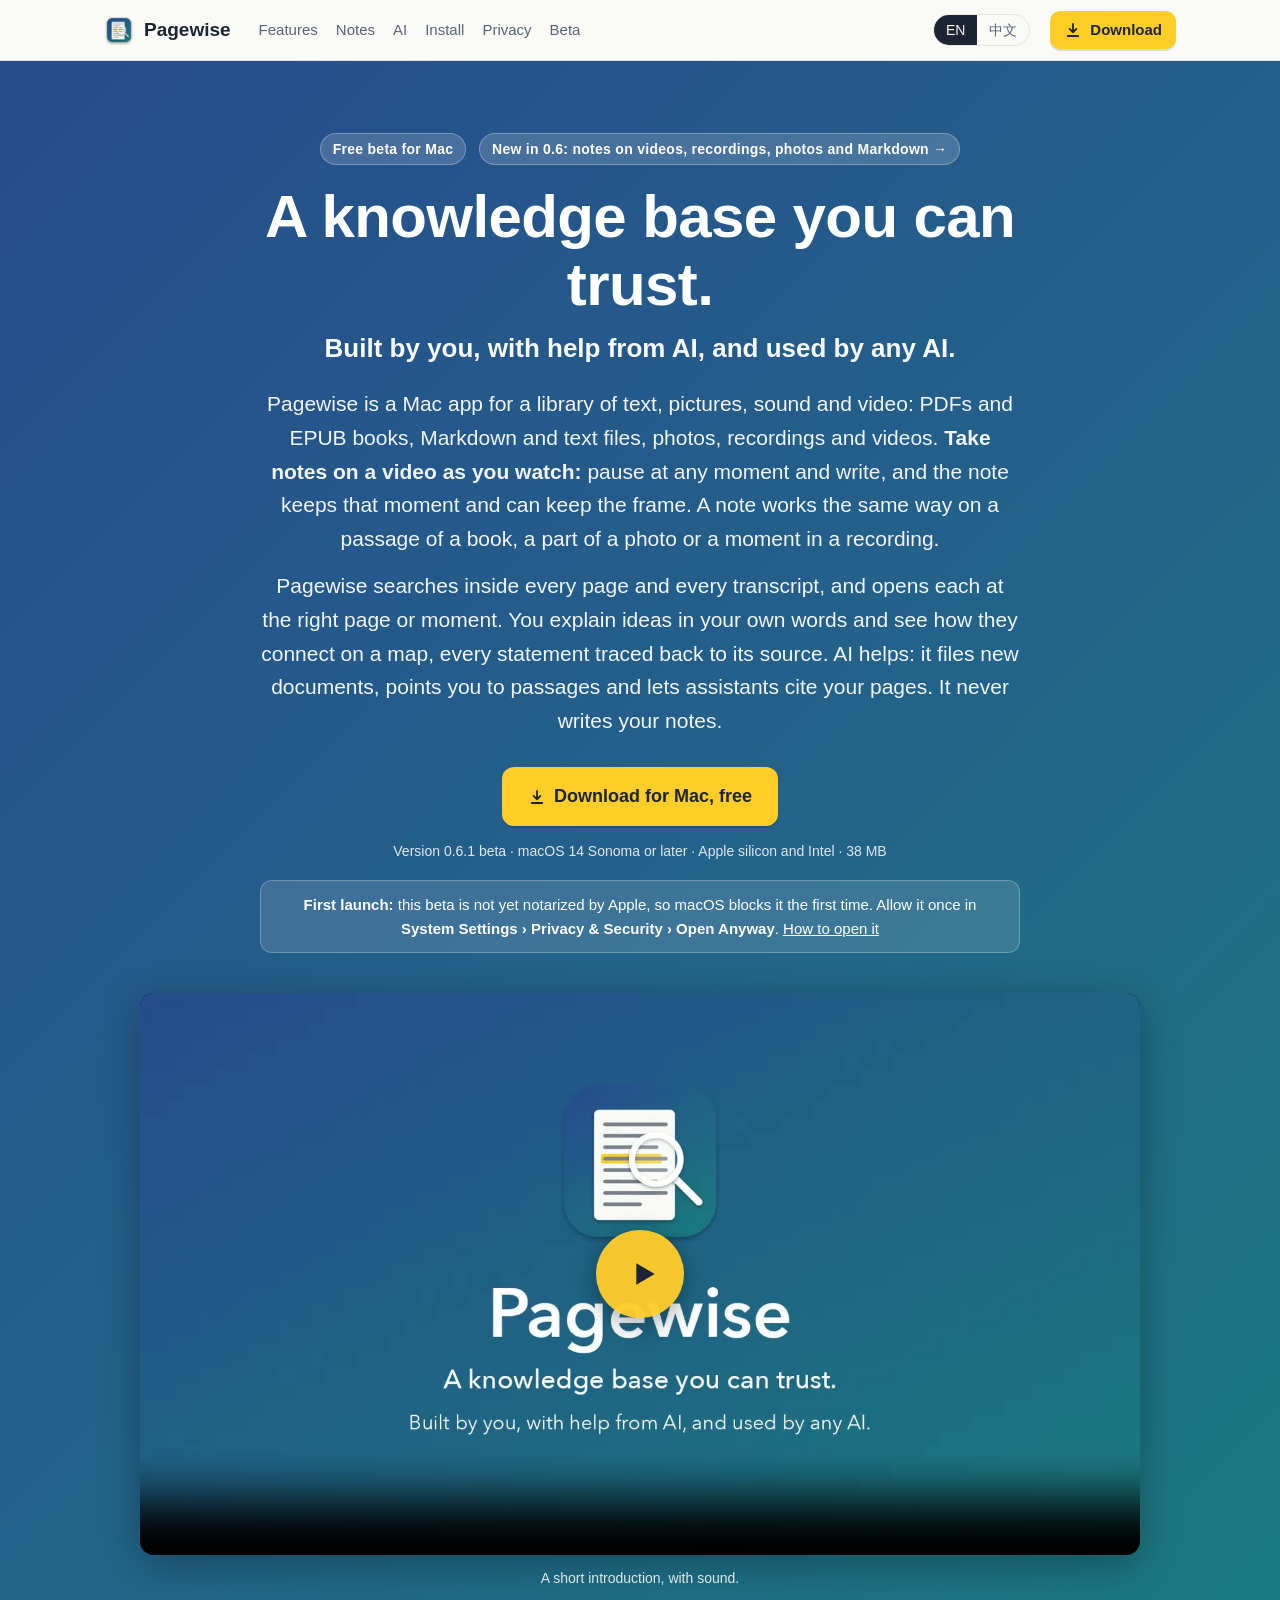
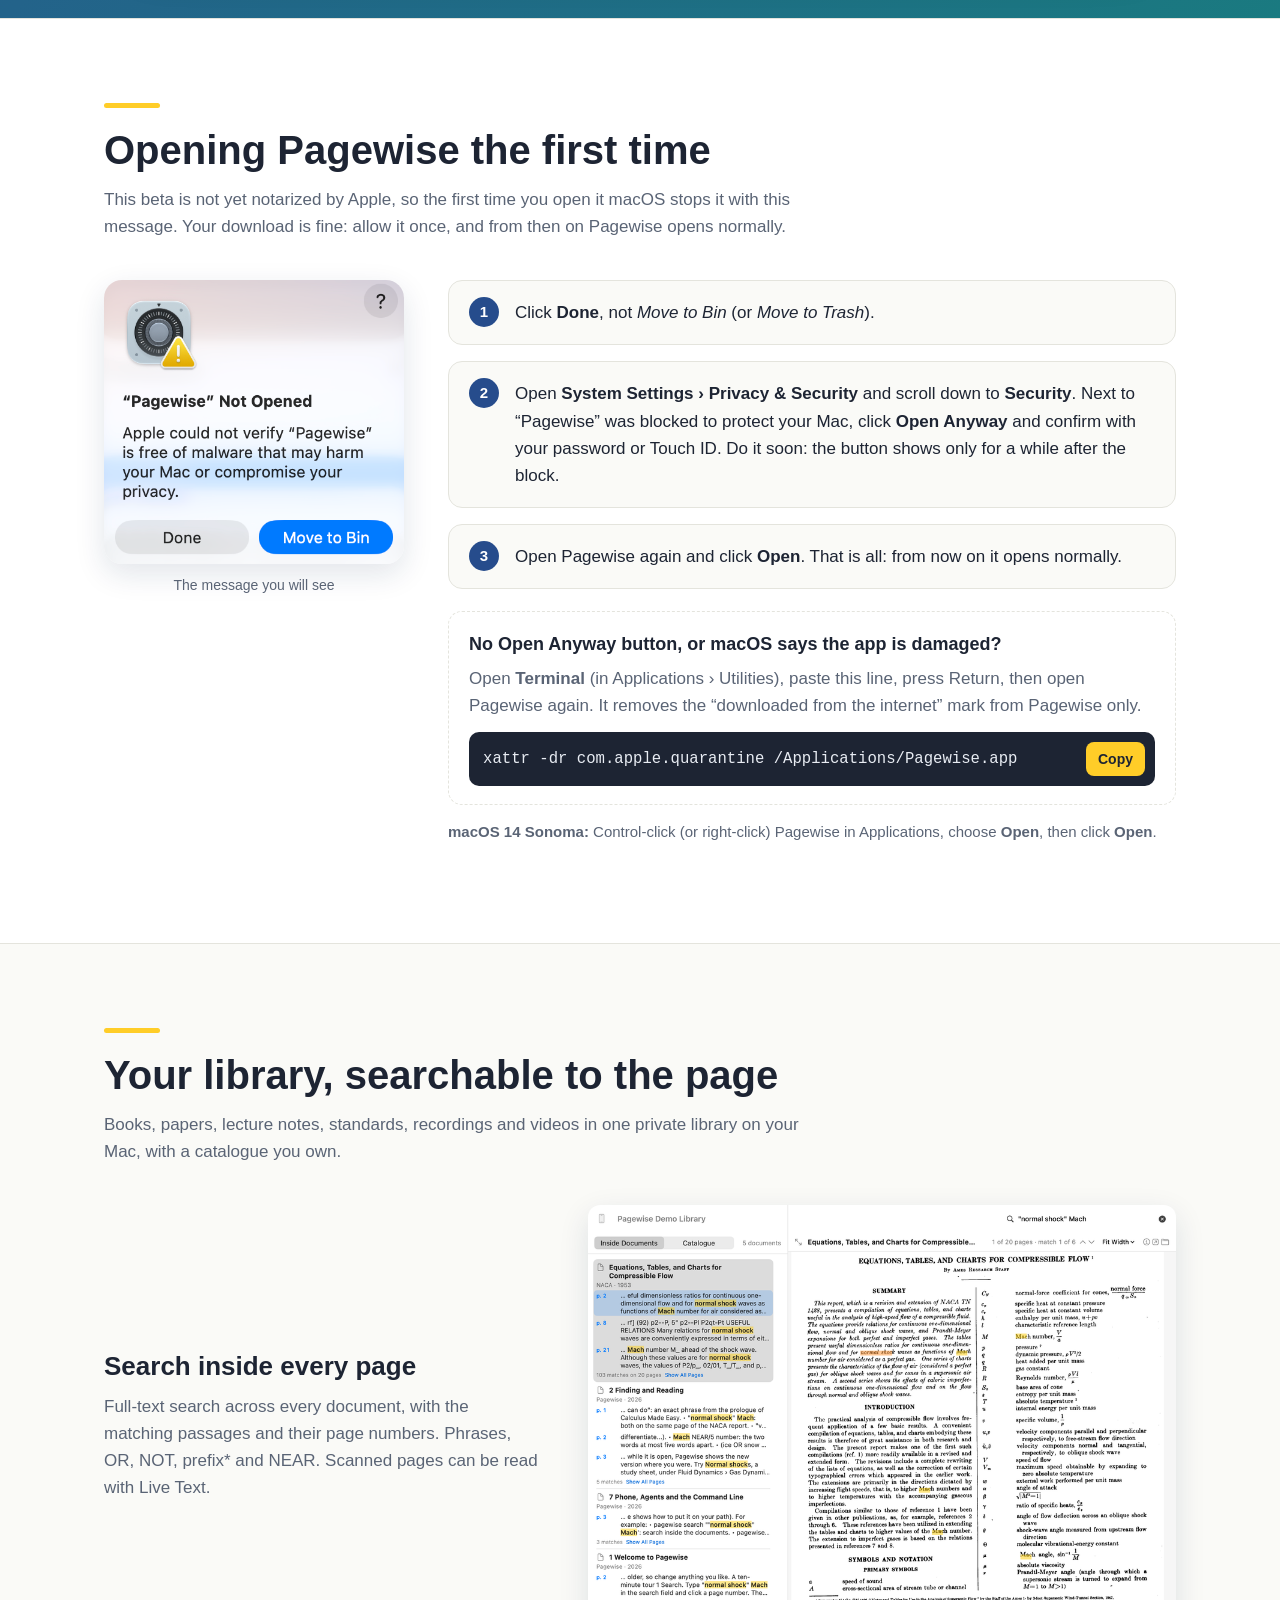
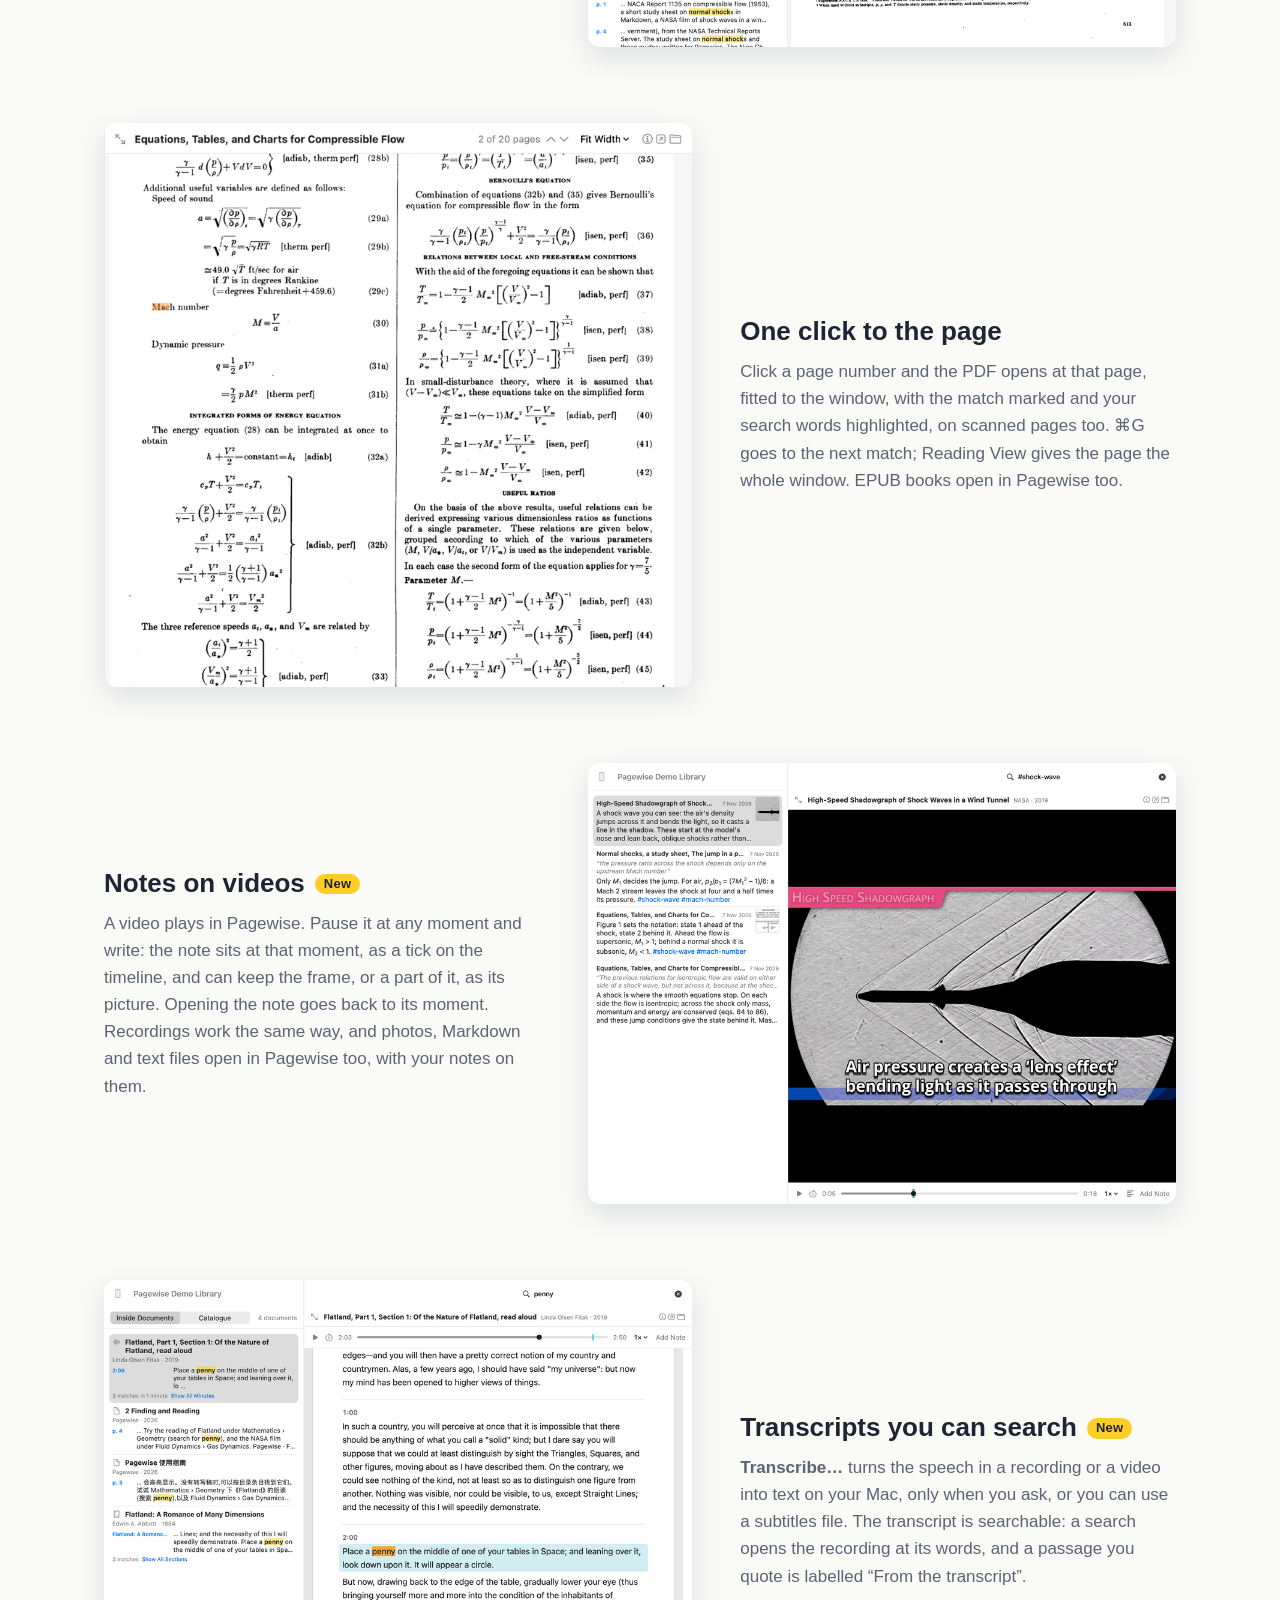
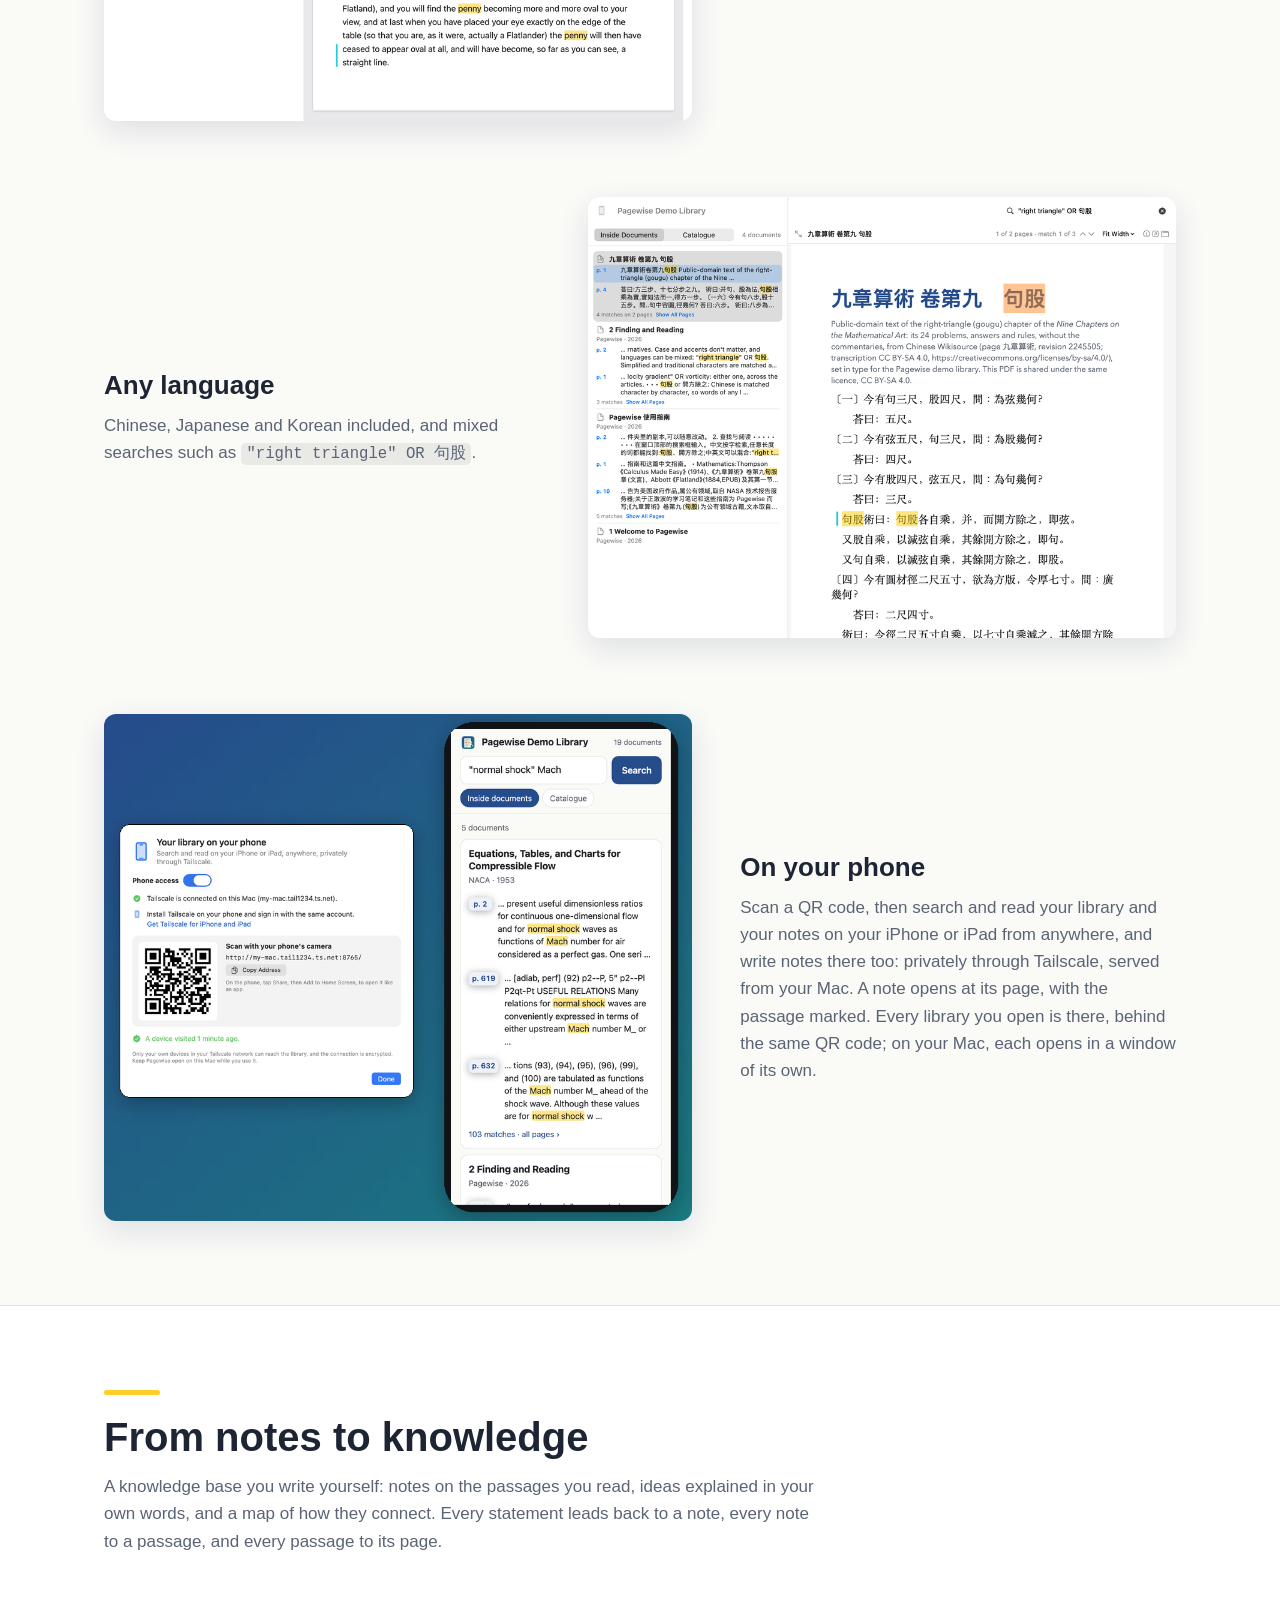
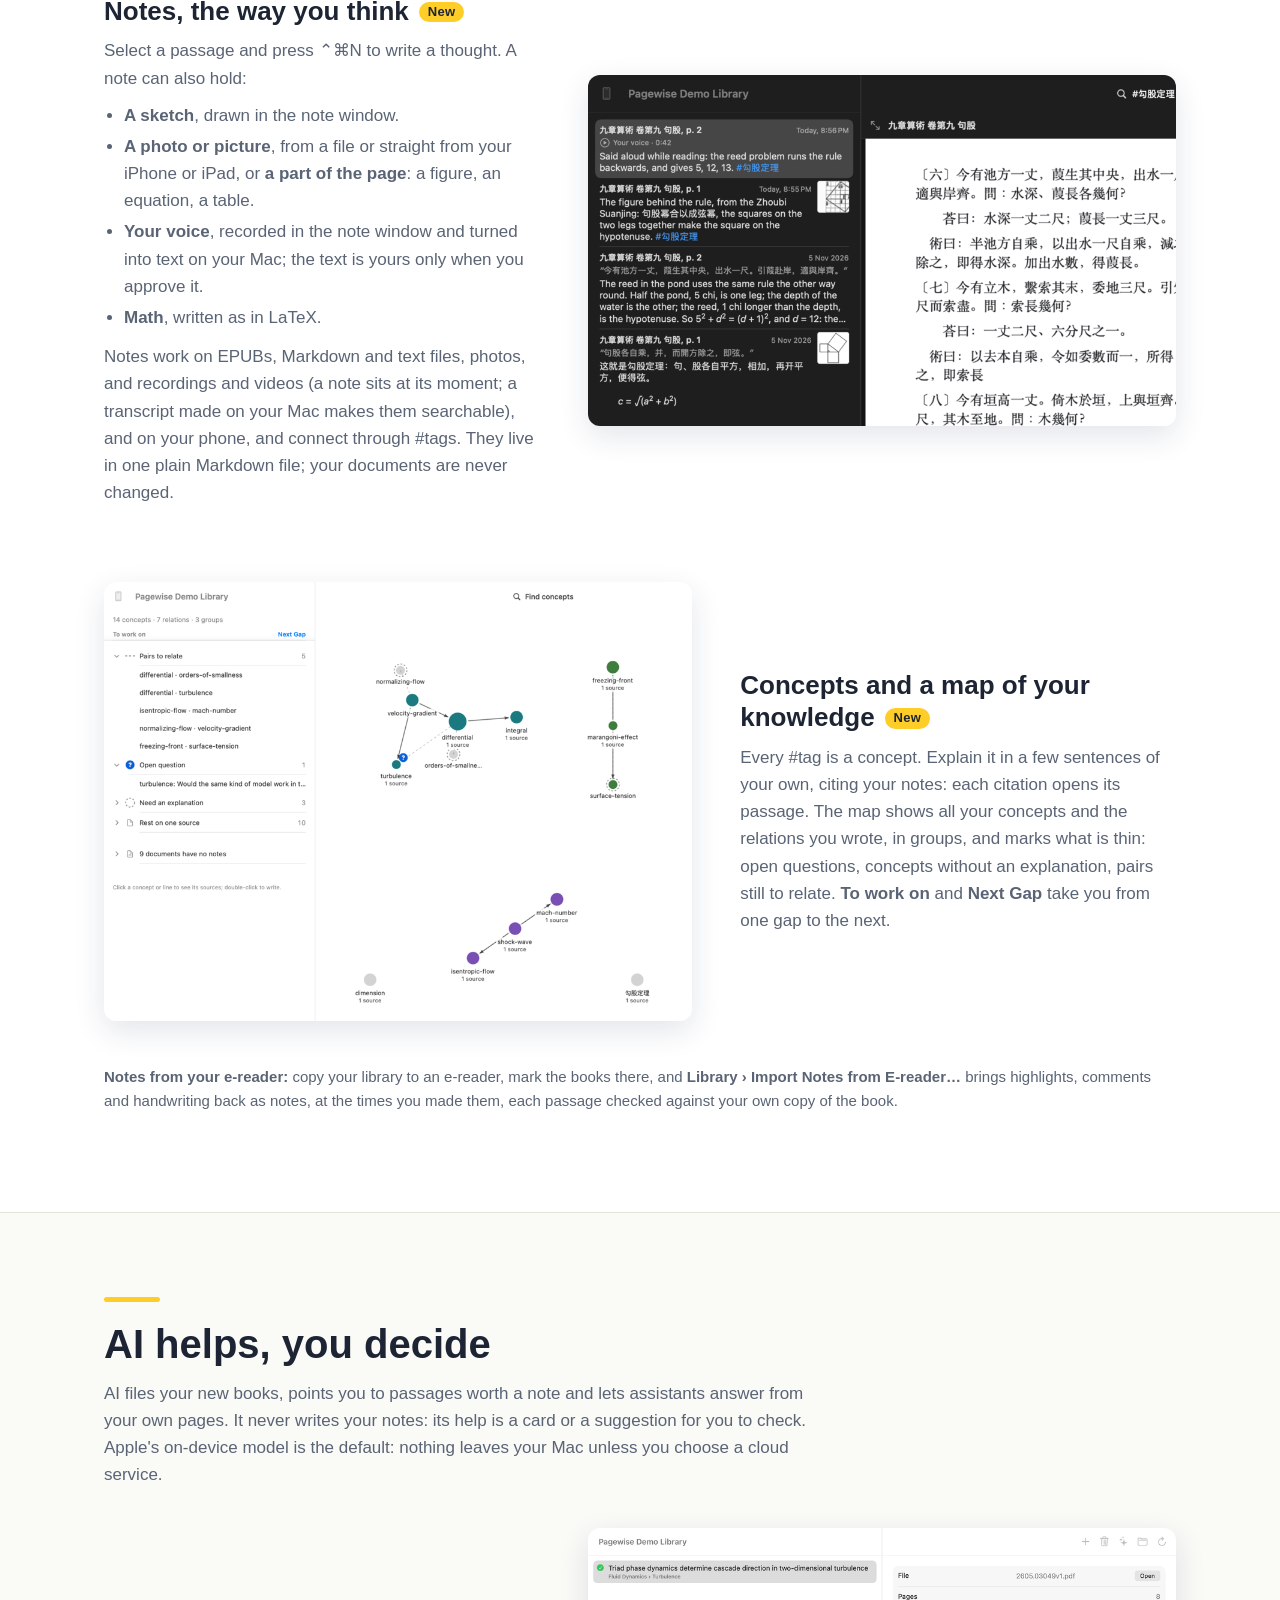
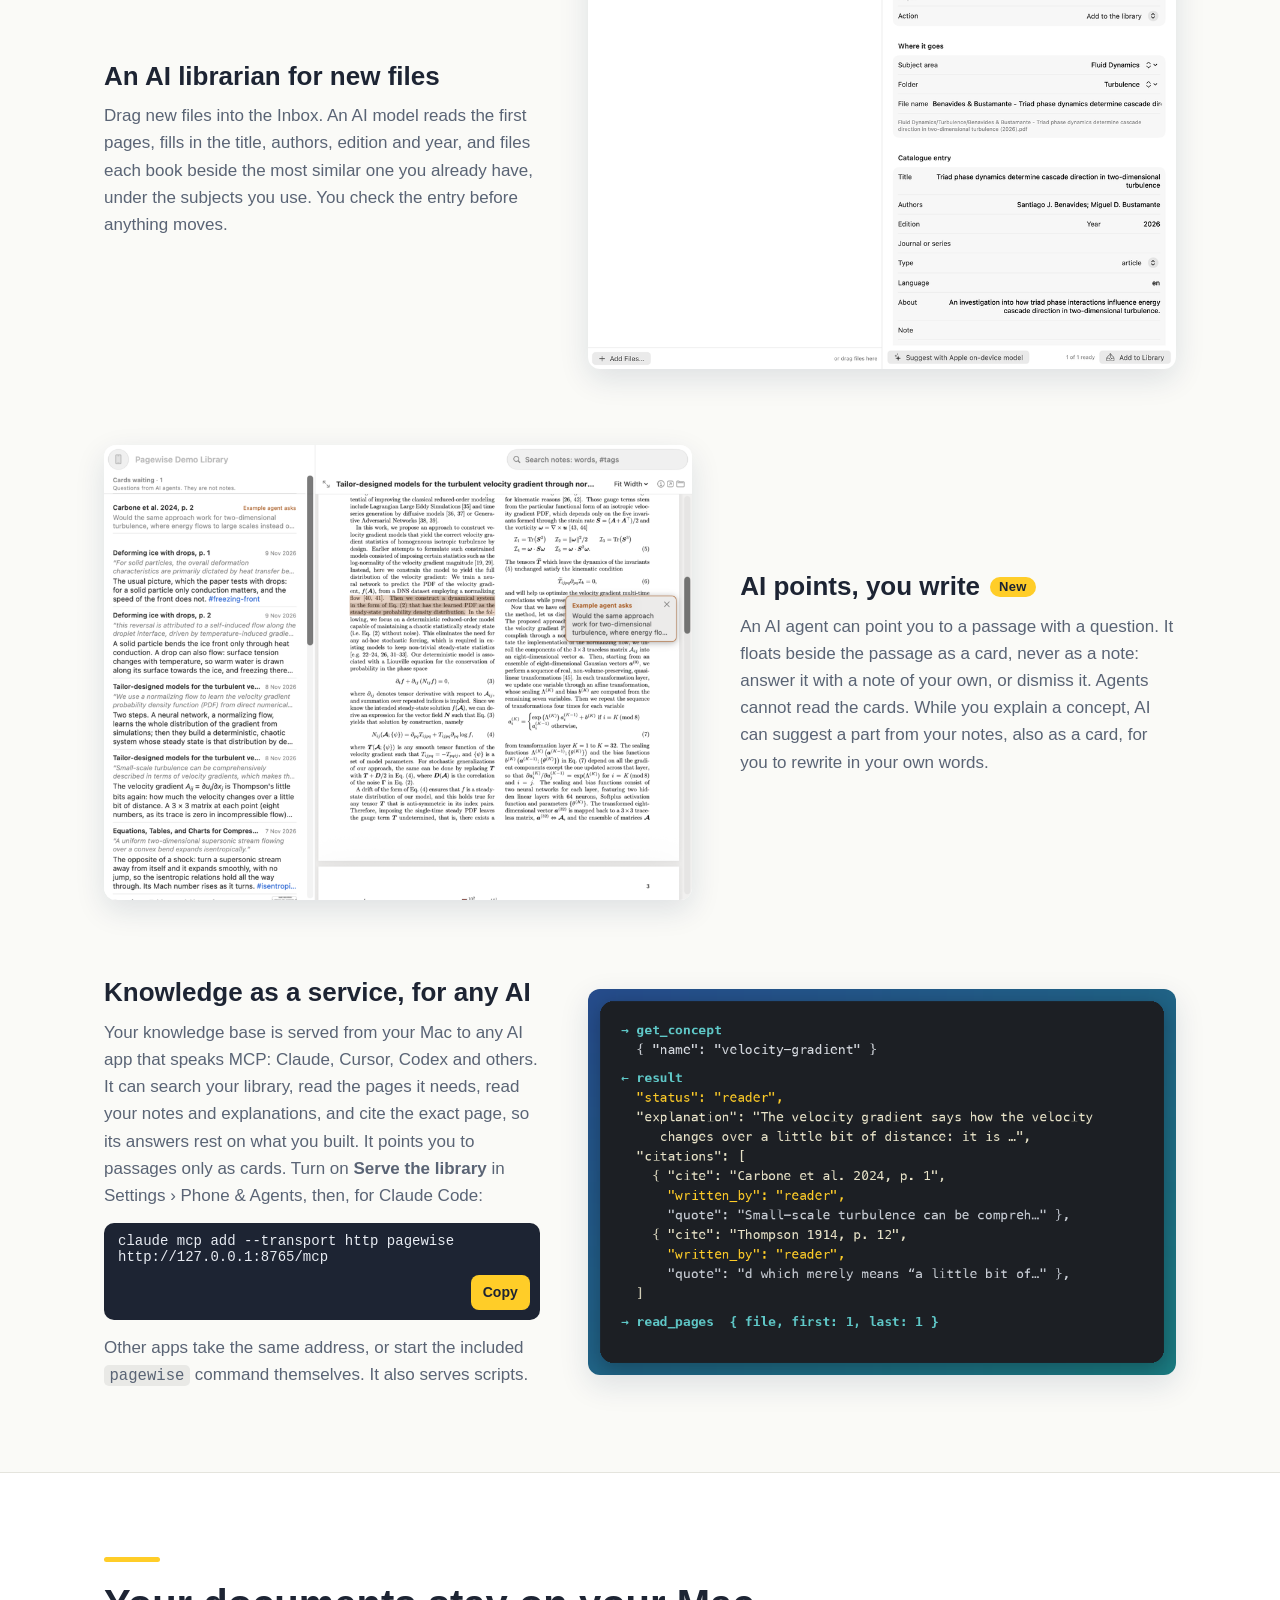
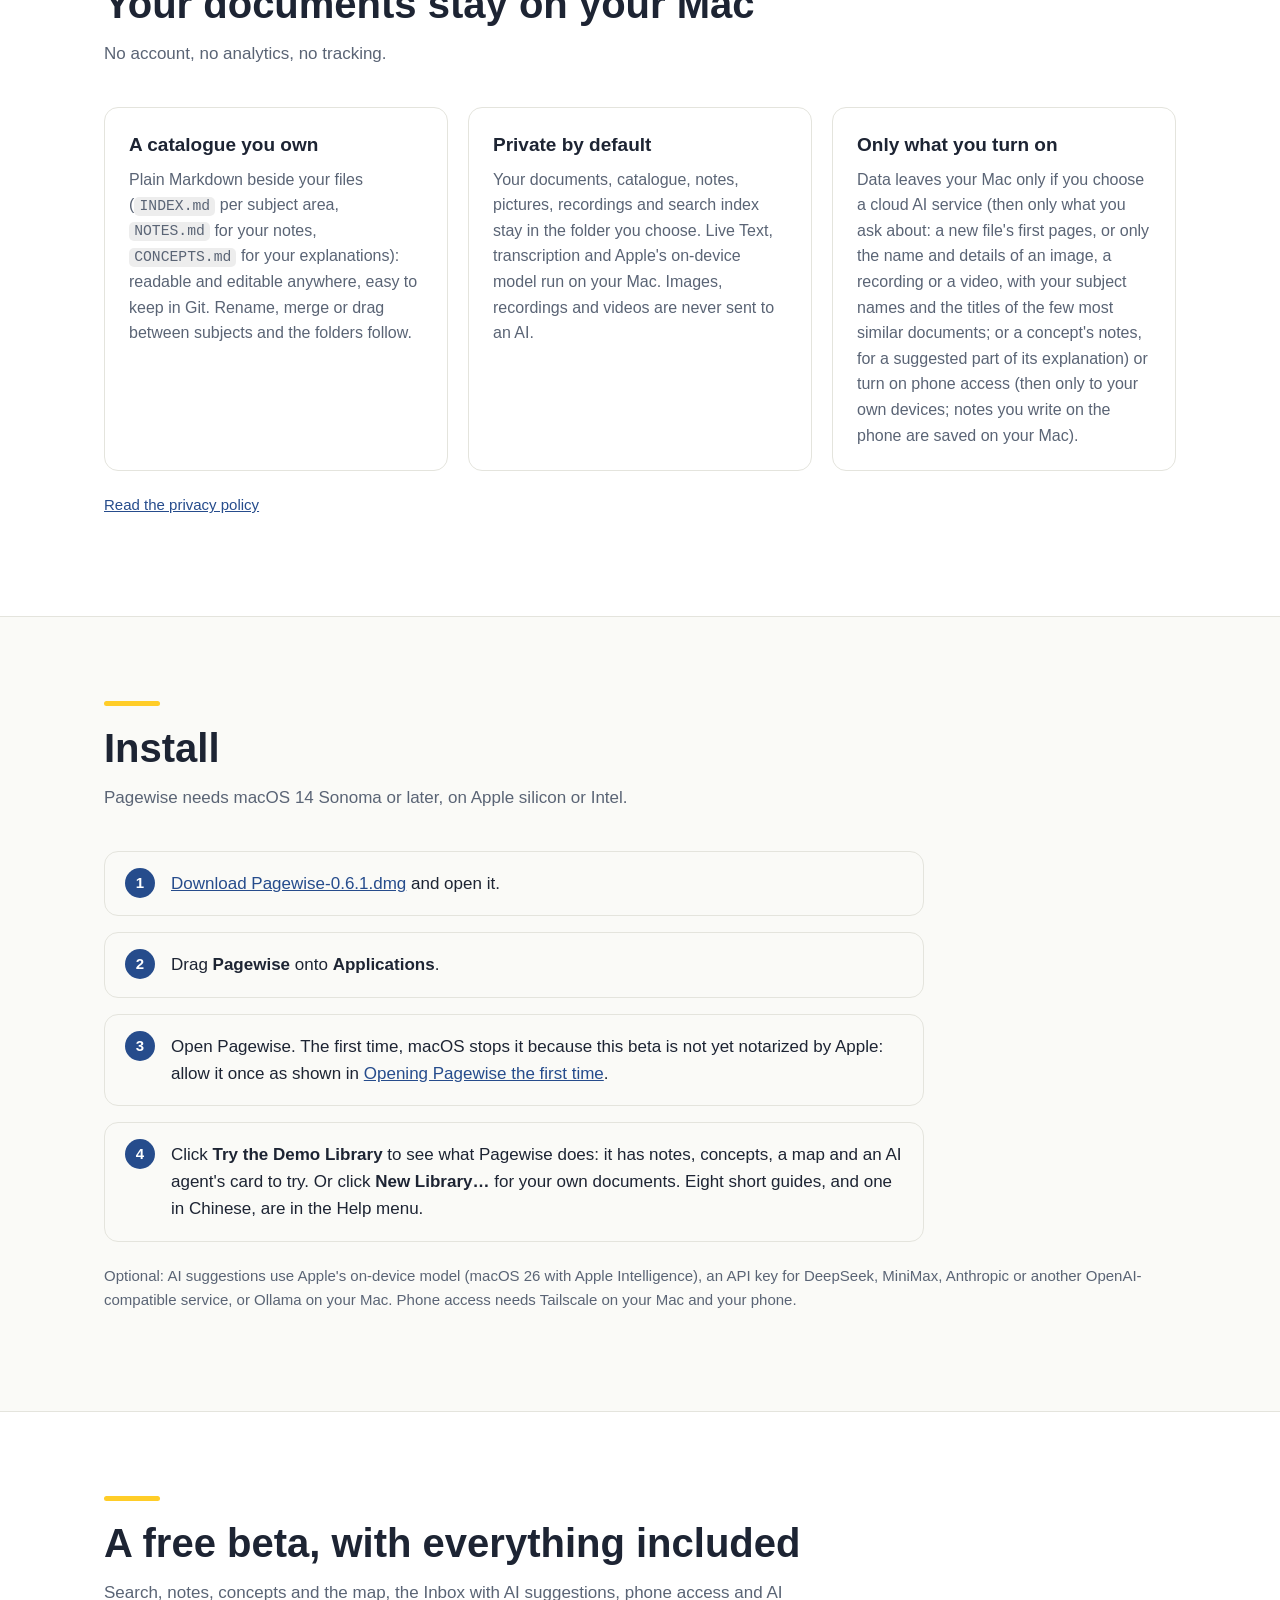
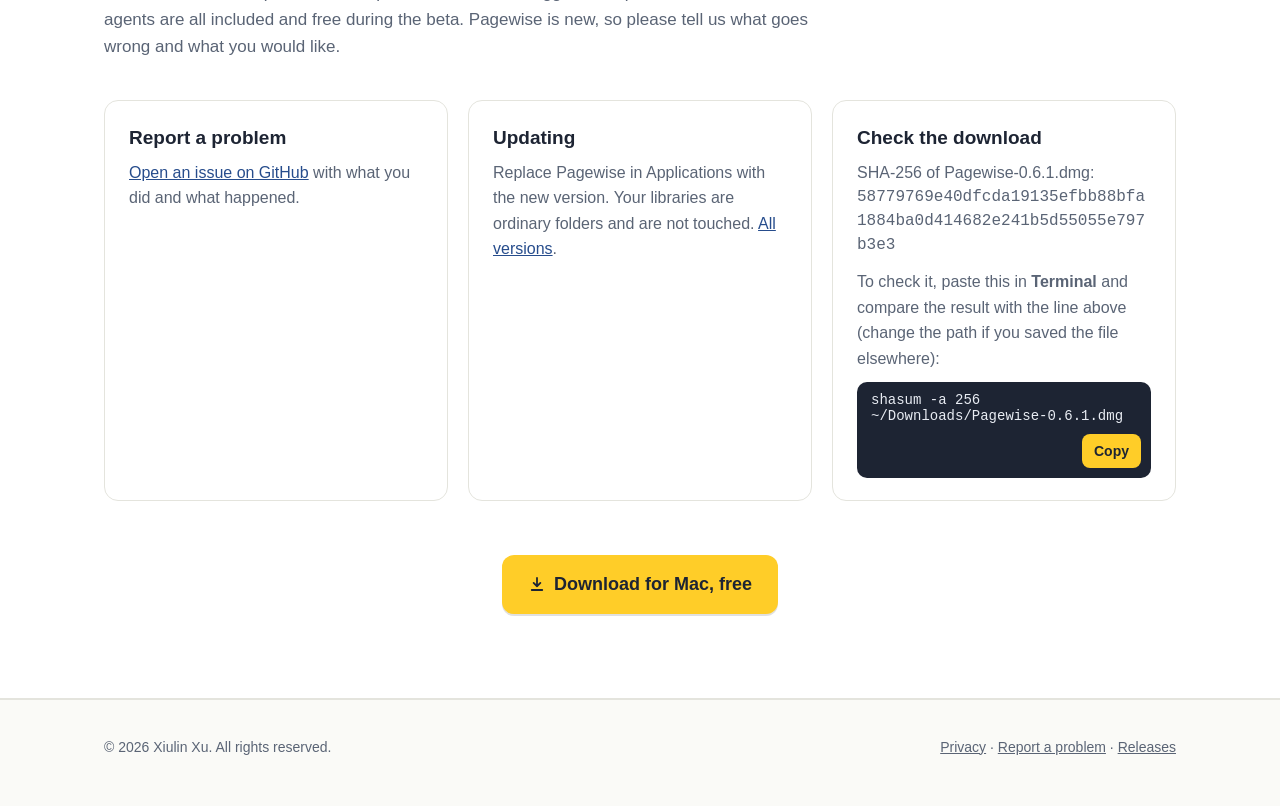
<file: index.html>
<!doctype html>
<html lang="en">
<head>
<meta charset="utf-8">
<meta name="viewport" content="width=device-width, initial-scale=1">
<title>Pagewise: a knowledge base you can trust</title>
<meta name="title-en" content="Pagewise: a knowledge base you can trust">
<meta name="title-zh" content="Pagewise：一个值得信赖的知识库">
<meta name="description" content="A free Mac app (beta) for a library of text, pictures, sound and video. Take notes on a video as you watch: pause at any moment and write, and the note keeps that moment and can keep the frame. Notes on books, photos and recordings too. Search inside every page and transcript, explain ideas in your own words, every statement traced to its source. AI helps, but never writes your notes.">
<meta property="og:title" content="Pagewise: a knowledge base you can trust">
<meta property="og:description" content="A free Mac app (beta) for a library of text, pictures, sound and video. Take notes on a video as you watch, and on books, photos and recordings too. Search every page and transcript, explain ideas in your own words. AI helps, but never writes your notes.">
<meta property="og:image" content="https://xxln.github.io/pagewise-app/assets/social-card.png">
<meta property="og:url" content="https://xxln.github.io/pagewise-app/">
<meta name="twitter:card" content="summary_large_image">
<link rel="icon" type="image/png" href="assets/icon-256.png">
<link rel="apple-touch-icon" href="assets/icon-256.png">
<link rel="stylesheet" href="assets/site.css">
<script src="assets/site.js"></script>
</head>
<body>

<header class="top">
  <div class="wrap">
    <a class="brand" href="#"><img src="assets/icon-256.png" alt="">Pagewise</a>
    <nav class="links">
      <a href="#features"><span class="en">Features</span><span class="zh">功能</span></a>
      <a href="#knowledge"><span class="en">Notes</span><span class="zh">笔记</span></a>
      <a href="#ai"><span class="en">AI</span><span class="zh">AI</span></a>
      <a href="#install"><span class="en">Install</span><span class="zh">安装</span></a>
      <a href="#privacy"><span class="en">Privacy</span><span class="zh">隐私</span></a>
      <a href="#beta"><span class="en">Beta</span><span class="zh">测试版</span></a>
    </nav>
    <span class="spacer"></span>
    <span class="lang" role="group" aria-label="Language">
      <button type="button" data-lang="en" aria-pressed="true">EN</button>
      <button type="button" data-lang="zh" aria-pressed="false">中文</button>
    </span>
    <a class="btn" href="https://github.com/xxln/pagewise-app/releases/download/v0.6.1/Pagewise-0.6.1.dmg">
      <svg viewBox="0 0 24 24" fill="none" stroke="currentColor" stroke-width="2.4" stroke-linecap="round" stroke-linejoin="round" aria-hidden="true"><path d="M12 4v11m0 0-4.5-4.5M12 15l4.5-4.5M5 20h14"/></svg>
      <span class="label"><span class="en">Download</span><span class="zh">下载</span></span>
    </a>
  </div>
</header>

<div class="hero">
  <div class="wrap">
    <span class="pill"><span class="en">Free beta for Mac</span><span class="zh">Mac 免费测试版</span></span>
    <a class="pill link" href="#media"><span class="en">New in 0.6: notes on videos, recordings, photos and Markdown →</span><span class="zh">0.6 新功能：视频、录音、照片和 Markdown 都能写笔记 →</span></a>
    <h1>
      <span class="en">A knowledge base you can trust.</span>
      <span class="zh">一个值得信赖的知识库。</span>
    </h1>
    <p class="tagline">
      <span class="en">Built by you, with help from AI, and used by any AI.</span>
      <span class="zh">由你亲手建立，AI 从旁协助，任何 AI 都能使用。</span>
    </p>
    <p class="lead top">
      <span class="en">Pagewise is a Mac app for a library of text, pictures, sound and video: PDFs and EPUB books, Markdown and text files, photos, recordings and videos. <b>Take notes on a video as you watch:</b> pause at any moment and write, and the note keeps that moment and can keep the frame. A note works the same way on a passage of a book, a part of a photo or a moment in a recording.</span>
      <span class="zh">Pagewise 是一款 Mac 应用，文字、图片、声音和视频都能放进同一个资料库：PDF 和 EPUB 电子书、Markdown 和纯文本文件、照片、录音和视频。<b>边看视频边记笔记：</b>在任何时刻暂停、写下想法，笔记就记住这个时刻，还能留下那一帧画面。书里的一段话、照片的一部分、录音里的某个时刻，也都能这样写笔记。</span>
    </p>
    <p class="lead">
      <span class="en">Pagewise searches inside every page and every transcript, and opens each at the right page or moment. You explain ideas in your own words and see how they connect on a map, every statement traced back to its source. AI helps: it files new documents, points you to passages and lets assistants cite your pages. It never writes your notes.</span>
      <span class="zh">Pagewise 在每一页、每份转写稿里全文搜索，打开到对应的那一页或那个时刻。你用自己的话解释概念，在一张地图上看到它们如何相连，每一句话都能追溯到出处。AI 只是协助：为新文档编目、把你引向值得一读的段落、让 AI 助手引用你的书页，但从不替你写笔记。</span>
    </p>
    <a class="btn big" href="https://github.com/xxln/pagewise-app/releases/download/v0.6.1/Pagewise-0.6.1.dmg">
      <svg viewBox="0 0 24 24" fill="none" stroke="currentColor" stroke-width="2.4" stroke-linecap="round" stroke-linejoin="round" aria-hidden="true"><path d="M12 4v11m0 0-4.5-4.5M12 15l4.5-4.5M5 20h14"/></svg>
      <span class="en">Download for Mac, free</span><span class="zh">免费下载 Mac 版</span>
    </a>
    <p class="meta">
      <span class="en">Version 0.6.1 beta · macOS 14 Sonoma or later · Apple silicon and Intel · 38 MB</span>
      <span class="zh">版本 0.6.1 测试版 · macOS 14 或更高版本 · Apple 芯片和 Intel · 38 MB</span>
    </p>
    <p class="notice">
      <span class="en"><b>First launch:</b> this beta is not yet notarized by Apple, so macOS blocks it the first time. Allow it once in <b>System Settings › Privacy &amp; Security › Open Anyway</b>. <a href="#open">How to open it</a></span>
      <span class="zh"><b>第一次打开：</b>这个测试版还没有经过 Apple 公证，macOS 第一次会阻止它打开。请在 <b>系统设置 › 隐私与安全性 › 仍要打开</b> 允许一次。<a href="#open">怎么打开</a></span>
    </p>
    <div class="video">
      <video id="intro" poster="assets/intro-poster.jpg" controls playsinline preload="metadata"
             aria-label="A short introduction to Pagewise, with narration">
        <source src="assets/intro.mp4" type="video/mp4">
      </video>
      <button type="button" class="play" aria-label="Play the introduction">
        <svg viewBox="0 0 24 24" aria-hidden="true"><path d="M8 5.5v13l11-6.5z" fill="currentColor"/></svg>
      </button>
    </div>
    <p class="caption"><span class="en">A short introduction, with sound.</span><span class="zh">简短的介绍视频（英文讲解）。</span></p>
  </div>
</div>

<section id="open" class="alt">
  <div class="wrap">
    <div class="bar"></div>
    <h2><span class="en">Opening Pagewise the first time</span><span class="zh">第一次打开 Pagewise</span></h2>
    <p class="sub">
      <span class="en">This beta is not yet notarized by Apple, so the first time you open it macOS stops it with this message. Your download is fine: allow it once, and from then on Pagewise opens normally.</span>
      <span class="zh">这个测试版还没有经过 Apple 公证，所以第一次打开时，macOS 会显示下面这个提示并阻止它。下载的文件没有问题：允许一次，之后 Pagewise 就能正常打开。</span>
    </p>
    <div class="open-grid">
      <figure class="dialog">
        <img src="assets/macos-not-opened.png" width="492" height="466" loading="lazy"
             alt="macOS message: “Pagewise” Not Opened. Apple could not verify “Pagewise” is free of malware. Buttons: Done, Move to Bin.">
        <figcaption><span class="en">The message you will see</span><span class="zh">你会看到的提示</span></figcaption>
      </figure>
      <div>
        <ol class="steps">
          <li><span class="en">Click <b>Done</b>, not <i>Move to Bin</i> (or <i>Move to Trash</i>).</span>
              <span class="zh">点“完成”，不要点“移到废纸篓”。</span></li>
          <li><span class="en">Open <b>System Settings › Privacy &amp; Security</b> and scroll down to <b>Security</b>. Next to “Pagewise” was blocked to protect your Mac, click <b>Open Anyway</b> and confirm with your password or Touch ID. Do it soon: the button shows only for a while after the block.</span>
              <span class="zh">打开“系统设置 › 隐私与安全性”，向下滚动到“安全性”。在 Pagewise 被阻止的提示旁边点“仍要打开”，用密码或触控 ID 确认。请尽快操作：这个按钮只在被阻止后的一段时间内显示。</span></li>
          <li><span class="en">Open Pagewise again and click <b>Open</b>. That is all: from now on it opens normally.</span>
              <span class="zh">再次打开 Pagewise，点“打开”。这样就好了，之后都能正常打开。</span></li>
        </ol>
        <div class="fallback">
          <h3><span class="en">No Open Anyway button, or macOS says the app is damaged?</span><span class="zh">找不到“仍要打开”，或者提示应用“已损坏”？</span></h3>
          <p><span class="en">Open <b>Terminal</b> (in Applications › Utilities), paste this line, press Return, then open Pagewise again. It removes the “downloaded from the internet” mark from Pagewise only.</span>
             <span class="zh">打开“终端”（在“应用程序 › 实用工具”里），粘贴下面这一行并按回车，然后再打开 Pagewise。它只去掉 Pagewise 的“从互联网下载”标记。</span></p>
          <div class="cmd">
            <code id="unquarantine">xattr -dr com.apple.quarantine /Applications/Pagewise.app</code>
            <button type="button" class="copy" data-copy="unquarantine"><span class="en">Copy</span><span class="zh">复制</span></button>
          </div>
        </div>
        <p class="note"><span class="en"><b>macOS 14 Sonoma:</b> Control-click (or right-click) Pagewise in Applications, choose <b>Open</b>, then click <b>Open</b>.</span>
           <span class="zh"><b>macOS 14：</b>在“应用程序”中按住 Control 点按（或右键点按）Pagewise，选“打开”，再点“打开”。</span></p>
      </div>
    </div>
  </div>
</section>

<section id="features">
  <div class="wrap">
    <div class="bar"></div>
    <h2><span class="en">Your library, searchable to the page</span><span class="zh">你的资料库，搜到每一页</span></h2>
    <p class="sub">
      <span class="en">Books, papers, lecture notes, standards, recordings and videos in one private library on your Mac, with a catalogue you own.</span>
      <span class="zh">书、论文、讲义、标准、录音和视频，都放进你 Mac 上的私人资料库，目录完全归你所有。</span>
    </p>

    <div class="features">
    <div class="feature">
      <div class="text">
        <h3><span class="en">Search inside every page</span><span class="zh">每一页都能搜</span></h3>
        <p><span class="en">Full-text search across every document, with the matching passages and their page numbers. Phrases, OR, NOT, prefix* and NEAR. Scanned pages can be read with Live Text.</span>
           <span class="zh">在所有文档里全文搜索，列出命中的段落和页码。支持短语、OR、NOT、前缀* 和 NEAR。扫描版的页面可以用“实况文本”识别。</span></p>
      </div>
      <img class="shot" src="assets/1-search.png" alt="Search results with highlighted passages and page numbers" loading="lazy" width="980" height="735">
    </div>

    <div class="feature">
      <div class="text">
        <h3><span class="en">One click to the page</span><span class="zh">一点就到那一页</span></h3>
        <p><span class="en">Click a page number and the PDF opens at that page, fitted to the window, with the match marked and your search words highlighted, on scanned pages too. ⌘G goes to the next match; Reading View gives the page the whole window. EPUB books open in Pagewise too.</span>
           <span class="zh">点击页码，PDF 就在那一页打开，页面适合窗口宽度，当前命中标出、搜索词高亮显示，扫描页也一样。⌘G 跳到下一个命中；“阅读视图”让页面占满整个窗口。EPUB 电子书也能在 Pagewise 里直接阅读。</span></p>
      </div>
      <img class="shot" src="assets/2-page.png" alt="A PDF opened at a matching page with the search word marked" loading="lazy" width="811" height="778">
    </div>

    <div class="feature" id="media">
      <div class="text">
        <h3><span class="en">Notes on videos</span><span class="zh">在视频上写笔记</span><span class="new"><span class="en">New</span><span class="zh">新</span></span></h3>
        <p><span class="en">A video plays in Pagewise. Pause it at any moment and write: the note sits at that moment, as a tick on the timeline, and can keep the frame, or a part of it, as its picture. Opening the note goes back to its moment. Recordings work the same way, and photos, Markdown and text files open in Pagewise too, with your notes on them.</span>
           <span class="zh">视频在 Pagewise 里播放。在任何时刻暂停就能写笔记：笔记记在这个时刻，显示为时间轴上的一个刻度，还可以把那一帧画面或其中一部分留作笔记的图片。打开笔记就回到那个时刻。录音也一样；照片、Markdown 和纯文本文件也能在 Pagewise 里打开，同样可以写笔记。</span></p>
      </div>
      <img class="shot" src="assets/11-video.png" alt="A NASA shadowgraph film of shock waves paused at 0:05, where a note sits as a tick on the timeline; beside it, the note with the part of the frame it keeps" loading="lazy" width="980" height="735">
    </div>

    <div class="feature">
      <div class="text">
        <h3><span class="en">Transcripts you can search</span><span class="zh">可以搜索的转写稿</span><span class="new"><span class="en">New</span><span class="zh">新</span></span></h3>
        <p><span class="en"><b>Transcribe…</b> turns the speech in a recording or a video into text on your Mac, only when you ask, or you can use a subtitles file. The transcript is searchable: a search opens the recording at its words, and a passage you quote is labelled “From the transcript”.</span>
           <span class="zh">“Transcribe…”只在你要求时、在你的 Mac 上把录音或视频里的话语转写成文字，也可以使用字幕文件。转写稿可以搜索：搜索结果直接打开到录音里说这些话的时刻，你引用的段落会标明“From the transcript”。</span></p>
      </div>
      <img class="shot" src="assets/10-recording.png" alt="A LibriVox recording opened from a search for “penny”: the player with a note's tick on its timeline, and the transcript with the matching words lit" loading="lazy" width="980" height="735">
    </div>

    <div class="feature">
      <div class="text">
        <h3><span class="en">Any language</span><span class="zh">任何语言</span></h3>
        <p><span class="en">Chinese, Japanese and Korean included, and mixed searches such as <code>"right triangle" OR 句股</code>.</span>
           <span class="zh">中文、日文、韩文都能搜，也能中英混合搜索，例如 <code>"right triangle" OR 句股</code>。</span></p>
      </div>
      <img class="shot" src="assets/3-languages.png" alt="Searching a classical Chinese text" loading="lazy" width="980" height="735">
    </div>

    <div class="feature">
      <div class="text">
        <h3><span class="en">On your phone</span><span class="zh">在手机上用</span></h3>
        <p><span class="en">Scan a QR code, then search and read your library and your notes on your iPhone or iPad from anywhere, and write notes there too: privately through Tailscale, served from your Mac. A note opens at its page, with the passage marked. Every library you open is there, behind the same QR code; on your Mac, each opens in a window of its own.</span>
           <span class="zh">扫一个二维码，就能在 iPhone 或 iPad 上随时随地搜索和阅读你的资料库和笔记，也能在手机上写笔记：通过 Tailscale 私密连接，由你的 Mac 提供服务。点一条笔记，就打开那一页并标出原文。你打开的每个资料库都在手机上，只需一个二维码；在 Mac 上，每个资料库在自己的窗口中打开。</span></p>
      </div>
      <img class="shot dark" src="assets/5-phone.png" alt="Phone access set-up and search on an iPhone" loading="lazy" width="940" height="810">
    </div>

    </div>
  </div>
</section>

<section id="knowledge" class="alt">
  <div class="wrap">
    <div class="bar"></div>
    <h2><span class="en">From notes to knowledge</span><span class="zh">从笔记到知识</span></h2>
    <p class="sub">
      <span class="en">A knowledge base you write yourself: notes on the passages you read, ideas explained in your own words, and a map of how they connect. Every statement leads back to a note, every note to a passage, and every passage to its page.</span>
      <span class="zh">由你自己写成的知识库：在读到的原文旁写笔记，用自己的话解释概念，再用一张地图看清它们如何相连。每一句话都能追溯到一条笔记，每条笔记追溯到一段原文，每段原文追溯到它的那一页。</span>
    </p>

    <div class="features">
    <div class="feature">
      <div class="text">
        <h3><span class="en">Notes, the way you think</span><span class="zh">笔记，按你的方式</span><span class="new"><span class="en">New</span><span class="zh">新</span></span></h3>
        <p><span class="en">Select a passage and press ⌃⌘N to write a thought. A note can also hold:</span>
           <span class="zh">选中一段文字，按 ⌃⌘N 写下想法。一条笔记还可以包含：</span></p>
        <ul class="kinds">
          <li><span class="en"><b>A sketch</b>, drawn in the note window.</span><span class="zh"><b>草图</b>：在笔记窗口里直接画。</span></li>
          <li><span class="en"><b>A photo or picture</b>, from a file or straight from your iPhone or iPad, or <b>a part of the page</b>: a figure, an equation, a table.</span><span class="zh"><b>照片或图片</b>：来自文件，或直接用 iPhone、iPad 拍摄；也可以截取<b>页面的一部分</b>：一张图、一个公式、一张表。</span></li>
          <li><span class="en"><b>Your voice</b>, recorded in the note window and turned into text on your Mac; the text is yours only when you approve it.</span><span class="zh"><b>你的声音</b>：在笔记窗口里录音，在你的 Mac 上转写成文字；经你确认后，文字才成为你的笔记。</span></li>
          <li><span class="en"><b>Math</b>, written as in LaTeX.</span><span class="zh"><b>数学公式</b>：按 LaTeX 书写。</span></li>
        </ul>
        <p><span class="en">Notes work on EPUBs, Markdown and text files, photos, and recordings and videos (a note sits at its moment; a transcript made on your Mac makes them searchable), and on your phone, and connect through #tags. They live in one plain Markdown file; your documents are never changed.</span>
           <span class="zh">EPUB、Markdown 和纯文本文件、照片，以及录音和视频（笔记记在某个时刻；在你的 Mac 上生成的转写稿让它们也能搜索）都能写笔记，手机上也能写，#标签 把它们连起来。所有笔记保存在一个纯 Markdown 文件里，文档本身不会被修改。</span></p>
      </div>
      <img class="shot dark" src="assets/7-notes.png" alt="Notes of every kind: a voice note with its play button, a note with a picture, a note with math, and a note with a sketch, beside the page they were written on" loading="lazy" width="980" height="586">
    </div>

    <div class="feature">
      <div class="text">
        <h3><span class="en">Concepts and a map of your knowledge</span><span class="zh">概念与知识地图</span><span class="new"><span class="en">New</span><span class="zh">新</span></span></h3>
        <p><span class="en">Every #tag is a concept. Explain it in a few sentences of your own, citing your notes: each citation opens its passage. The map shows all your concepts and the relations you wrote, in groups, and marks what is thin: open questions, concepts without an explanation, pairs still to relate. <b>To work on</b> and <b>Next Gap</b> take you from one gap to the next.</span>
           <span class="zh">每个 #标签 都是一个概念。用几句自己的话解释它，并引用你的笔记：每条引用都能打开原文。地图显示你的全部概念和你写下的关系，同组同色，并标出理解薄弱之处：尚待回答的问题、还没有解释的概念、尚未写明关系的概念对。“To work on”和“Next Gap”带你逐个处理。</span></p>
      </div>
      <img class="shot" src="assets/8-map.png" alt="The map of concepts in three coloured groups, with the To work on list beside it" loading="lazy" width="980" height="730">
    </div>
    </div>
    <p class="note" style="margin-top:44px">
      <span class="en"><b>Notes from your e-reader:</b> copy your library to an e-reader, mark the books there, and <b>Library › Import Notes from E-reader…</b> brings highlights, comments and handwriting back as notes, at the times you made them, each passage checked against your own copy of the book.</span>
      <span class="zh"><b>从电子阅读器带回笔记：</b>把资料库复制到电子阅读器上，在那里标注，再用“Library › Import Notes from E-reader…”把高亮、批注和手写内容带回来，成为带有原始时间的笔记，每段原文都在你自己的那本书里核对过。</span>
    </p>
  </div>
</section>

<section id="ai">
  <div class="wrap">
    <div class="bar"></div>
    <h2><span class="en">AI helps, you decide</span><span class="zh">AI 协助，由你决定</span></h2>
    <p class="sub">
      <span class="en">AI files your new books, points you to passages worth a note and lets assistants answer from your own pages. It never writes your notes: its help is a card or a suggestion for you to check. Apple's on-device model is the default: nothing leaves your Mac unless you choose a cloud service.</span>
      <span class="zh">AI 帮你给新书编目，把你引向值得写笔记的段落，还让 AI 助手根据你自己的书页回答问题。它从不替你写笔记：它的帮助总是一张卡片或一条建议，由你来核对。默认使用 Apple 本机模型：除非你选择云端服务，否则数据不会离开你的 Mac。</span>
    </p>

    <div class="features">
    <div class="feature">
      <div class="text">
        <h3><span class="en">An AI librarian for new files</span><span class="zh">新文件交给 AI 编目</span></h3>
        <p><span class="en">Drag new files into the Inbox. An AI model reads the first pages, fills in the title, authors, edition and year, and files each book beside the most similar one you already have, under the subjects you use. You check the entry before anything moves.</span>
           <span class="zh">把新文件拖进收件箱。AI 模型阅读前几页，填好书名、作者、版次和年份，并把每本书放到你库里最相似的那本书旁边，沿用你已有的学科。文件移动之前，你都可以检查条目。</span></p>
      </div>
      <img class="shot" src="assets/4-inbox.png" alt="The Inbox with a suggested catalogue entry: a turbulence paper filed in Fluid Dynamics › Turbulence, beside the turbulence article already there" loading="lazy" width="980" height="735">
    </div>

    <div class="feature">
      <div class="text">
        <h3><span class="en">AI points, you write</span><span class="zh">AI 指出，由你来写</span><span class="new"><span class="en">New</span><span class="zh">新</span></span></h3>
        <p><span class="en">An AI agent can point you to a passage with a question. It floats beside the passage as a card, never as a note: answer it with a note of your own, or dismiss it. Agents cannot read the cards. While you explain a concept, AI can suggest a part from your notes, also as a card, for you to rewrite in your own words.</span>
           <span class="zh">AI 助手可以把你引向一段原文，并提出一个问题。它显示为浮在原文旁的一张卡片，而不是笔记：你可以用自己的笔记回答它，或者把它关掉。AI 助手读不到这些卡片。你解释一个概念时，AI 也可以根据你的笔记建议其中的一部分，同样显示为卡片，由你用自己的话重写。</span></p>
      </div>
      <img class="shot" src="assets/9-cards.png" alt="An AI agent's card floating beside its passage on a PDF page, with the question it asks" loading="lazy" width="980" height="758">
    </div>

    <div class="feature">
      <div class="text">
        <h3><span class="en">Knowledge as a service, for any AI</span><span class="zh">知识即服务，任何 AI 都能用</span></h3>
        <p><span class="en">Your knowledge base is served from your Mac to any AI app that speaks MCP: Claude, Cursor, Codex and others. It can search your library, read the pages it needs, read your notes and explanations, and cite the exact page, so its answers rest on what you built. It points you to passages only as cards. Turn on <b>Serve the library</b> in Settings › Phone &amp; Agents, then, for Claude Code:</span>
           <span class="zh">你的知识库由你的 Mac 提供给任何支持 MCP 的 AI 应用：Claude、Cursor、Codex 等。它能搜索你的资料库、阅读需要的页面、读你的笔记和解释，并注明出处到页，让它的回答建立在你亲手建立的知识之上。它只能以卡片的形式把你引向某段原文。在“设置 › Phone &amp; Agents”中打开 <b>Serve the library</b>，然后在 Claude Code 中运行：</span></p>
        <div class="cmd">
          <code id="mcp">claude mcp add --transport http pagewise http://127.0.0.1:8765/mcp</code>
          <button type="button" class="copy" data-copy="mcp"><span class="en">Copy</span><span class="zh">复制</span></button>
        </div>
        <p><span class="en">Other apps take the same address, or start the included <code>pagewise</code> command themselves. It also serves scripts.</span>
           <span class="zh">其他应用填写同一个地址即可，也可以自己启动附带的 <code>pagewise</code> 命令；脚本同样可以使用它。</span></p>
      </div>
      <img class="shot dark" src="assets/6-agents.png" alt="An AI assistant reading a concept from Pagewise: your explanation, and the notes and pages it cites" loading="lazy" width="960" height="630">
    </div>
    </div>
  </div>
</section>

<section id="privacy" class="alt">
  <div class="wrap">
    <div class="bar"></div>
    <h2><span class="en">Your documents stay on your Mac</span><span class="zh">你的文档留在你的 Mac 上</span></h2>
    <p class="sub"><span class="en">No account, no analytics, no tracking.</span><span class="zh">无需账号，没有统计，不追踪。</span></p>
    <div class="cards">
      <div class="card">
        <h3><span class="en">A catalogue you own</span><span class="zh">目录归你所有</span></h3>
        <p><span class="en">Plain Markdown beside your files (<code>INDEX.md</code> per subject area, <code>NOTES.md</code> for your notes, <code>CONCEPTS.md</code> for your explanations): readable and editable anywhere, easy to keep in Git. Rename, merge or drag between subjects and the folders follow.</span>
           <span class="zh">纯 Markdown 文件就放在你的文件旁边（每个学科一个 <code>INDEX.md</code>，笔记在 <code>NOTES.md</code>，概念解释在 <code>CONCEPTS.md</code>）：任何地方都能读、能改，也方便用 Git 保存。在学科之间重命名、合并或拖动，文件夹也跟着改。</span></p>
      </div>
      <div class="card">
        <h3><span class="en">Private by default</span><span class="zh">默认就是私密的</span></h3>
        <p><span class="en">Your documents, catalogue, notes, pictures, recordings and search index stay in the folder you choose. Live Text, transcription and Apple's on-device model run on your Mac. Images, recordings and videos are never sent to an AI.</span>
           <span class="zh">文档、目录、笔记、图片、录音和搜索索引都留在你选择的文件夹里。“实况文本”、语音转写和 Apple 本机模型都在你的 Mac 上运行。图片、录音和视频从不发送给 AI。</span></p>
      </div>
      <div class="card">
        <h3><span class="en">Only what you turn on</span><span class="zh">只在你开启时</span></h3>
        <p><span class="en">Data leaves your Mac only if you choose a cloud AI service (then only what you ask about: a new file's first pages, or only the name and details of an image, a recording or a video, with your subject names and the titles of the few most similar documents; or a concept's notes, for a suggested part of its explanation) or turn on phone access (then only to your own devices; notes you write on the phone are saved on your Mac).</span>
           <span class="zh">只有你选用云端 AI 服务（只发送你所询问的内容：新文件的前几页，或图片、录音、视频的名称和基本信息，以及学科名称和最相似的几本文档的标题；或在你请 AI 建议解释的一部分时，这个概念的笔记），或开启手机访问（只发送到你自己的设备；在手机上写的笔记保存在你的 Mac 上）时，才会有数据离开你的 Mac。</span></p>
      </div>
    </div>
    <p class="note" style="margin-top:22px"><a href="privacy.html"><span class="en">Read the privacy policy</span><span class="zh">阅读隐私政策</span></a></p>
  </div>
</section>

<section id="install">
  <div class="wrap">
    <div class="bar"></div>
    <h2><span class="en">Install</span><span class="zh">安装</span></h2>
    <p class="sub"><span class="en">Pagewise needs macOS 14 Sonoma or later, on Apple silicon or Intel.</span><span class="zh">需要 macOS 14 或更高版本，Apple 芯片或 Intel 均可。</span></p>
    <ol class="steps">
      <li><span class="en"><a href="https://github.com/xxln/pagewise-app/releases/download/v0.6.1/Pagewise-0.6.1.dmg">Download Pagewise-0.6.1.dmg</a> and open it.</span>
          <span class="zh"><a href="https://github.com/xxln/pagewise-app/releases/download/v0.6.1/Pagewise-0.6.1.dmg">下载 Pagewise-0.6.1.dmg</a> 并打开。</span></li>
      <li><span class="en">Drag <b>Pagewise</b> onto <b>Applications</b>.</span><span class="zh">把 <b>Pagewise</b> 拖到 <b>应用程序</b>（Applications）。</span></li>
      <li><span class="en">Open Pagewise. The first time, macOS stops it because this beta is not yet notarized by Apple: allow it once as shown in <a href="#open">Opening Pagewise the first time</a>.</span>
          <span class="zh">打开 Pagewise。因为这个测试版还没有经过 Apple 公证，第一次打开时 macOS 会阻止它：按 <a href="#open">第一次打开 Pagewise</a> 里的步骤允许一次即可。</span></li>
      <li><span class="en">Click <b>Try the Demo Library</b> to see what Pagewise does: it has notes, concepts, a map and an AI agent's card to try. Or click <b>New Library…</b> for your own documents. Eight short guides, and one in Chinese, are in the Help menu.</span>
          <span class="zh">先点 <b>Try the Demo Library</b> 看看示例资料库：里面有笔记、概念、知识地图和一张 AI 助手的卡片。或者点 <b>New Library…</b> 管理你自己的文档。“帮助”菜单里有八篇简短的英文指南和一篇中文指南。</span></li>
    </ol>
    <p class="note" style="margin-top:22px">
      <span class="en">Optional: AI suggestions use Apple's on-device model (macOS 26 with Apple Intelligence), an API key for DeepSeek, MiniMax, Anthropic or another OpenAI-compatible service, or Ollama on your Mac. Phone access needs Tailscale on your Mac and your phone.</span>
      <span class="zh">可选：AI 建议可以用 Apple 本机模型（需 macOS 26 和 Apple 智能），也可以用 DeepSeek、MiniMax、Anthropic 或其他兼容 OpenAI 接口的服务（需你自己的 API 密钥），或在 Mac 上运行的 Ollama。手机访问需要在 Mac 和手机上都安装 Tailscale。</span>
    </p>
  </div>
</section>

<section id="beta" class="alt">
  <div class="wrap">
    <div class="bar"></div>
    <h2><span class="en">A free beta, with everything included</span><span class="zh">免费测试版，全部功能都包含</span></h2>
    <p class="sub">
      <span class="en">Search, notes, concepts and the map, the Inbox with AI suggestions, phone access and AI agents are all included and free during the beta. Pagewise is new, so please tell us what goes wrong and what you would like.</span>
      <span class="zh">搜索、笔记、概念和知识地图、带 AI 建议的收件箱、手机访问和 AI 助手，测试期间全部免费。Pagewise 还很新，遇到问题或有想法，欢迎告诉我们。</span>
    </p>
    <div class="cards">
      <div class="card">
        <h3><span class="en">Report a problem</span><span class="zh">反馈问题</span></h3>
        <p><span class="en"><a href="https://github.com/xxln/pagewise-app/issues">Open an issue on GitHub</a> with what you did and what happened.</span>
           <span class="zh"><a href="https://github.com/xxln/pagewise-app/issues">在 GitHub 上提交问题</a>，写下你做了什么、出现了什么情况。</span></p>
      </div>
      <div class="card">
        <h3><span class="en">Updating</span><span class="zh">更新</span></h3>
        <p><span class="en">Replace Pagewise in Applications with the new version. Your libraries are ordinary folders and are not touched. <a href="https://github.com/xxln/pagewise-app/releases">All versions</a>.</span>
           <span class="zh">用新版本替换“应用程序”中的 Pagewise 即可，你的资料库是普通文件夹，不受影响。<a href="https://github.com/xxln/pagewise-app/releases">所有版本</a>。</span></p>
      </div>
      <div class="card">
        <h3><span class="en">Check the download</span><span class="zh">核对下载文件</span></h3>
        <p><span class="en">SHA-256 of Pagewise-0.6.1.dmg:</span><span class="zh">Pagewise-0.6.1.dmg 的 SHA-256：</span></p>
        <p class="hash">58779769e40dfcda19135efbb88bfa1884ba0d414682e241b5d55055e797b3e3</p>
        <p><span class="en">To check it, paste this in <b>Terminal</b> and compare the result with the line above (change the path if you saved the file elsewhere):</span>
           <span class="zh">核对方法：在“终端”里粘贴下面这一行，把结果和上面那一行比较（如果文件不在“下载”文件夹里，请改成实际路径）：</span></p>
        <div class="cmd">
          <code id="checksum">shasum -a 256 ~/Downloads/Pagewise-0.6.1.dmg</code>
          <button type="button" class="copy" data-copy="checksum"><span class="en">Copy</span><span class="zh">复制</span></button>
        </div>
      </div>
    </div>
    <div class="cta" style="margin-top:44px">
      <a class="btn big" href="https://github.com/xxln/pagewise-app/releases/download/v0.6.1/Pagewise-0.6.1.dmg">
        <svg viewBox="0 0 24 24" fill="none" stroke="currentColor" stroke-width="2.4" stroke-linecap="round" stroke-linejoin="round" aria-hidden="true"><path d="M12 4v11m0 0-4.5-4.5M12 15l4.5-4.5M5 20h14"/></svg>
        <span class="en">Download for Mac, free</span><span class="zh">免费下载 Mac 版</span>
      </a>
    </div>
  </div>
</section>

<footer>
  <div class="wrap">
    <span>
      <span class="en">© 2026 Xiulin Xu. All rights reserved.</span>
      <span class="zh">© 2026 Xiulin Xu。保留所有权利。</span>
    </span>
    <span>
      <a href="privacy.html"><span class="en">Privacy</span><span class="zh">隐私政策</span></a> ·
      <a href="https://github.com/xxln/pagewise-app/issues"><span class="en">Report a problem</span><span class="zh">反馈问题</span></a> ·
      <a href="https://github.com/xxln/pagewise-app/releases"><span class="en">Releases</span><span class="zh">版本</span></a>
    </span>
  </div>
</footer>
</body>
</html>
</file>
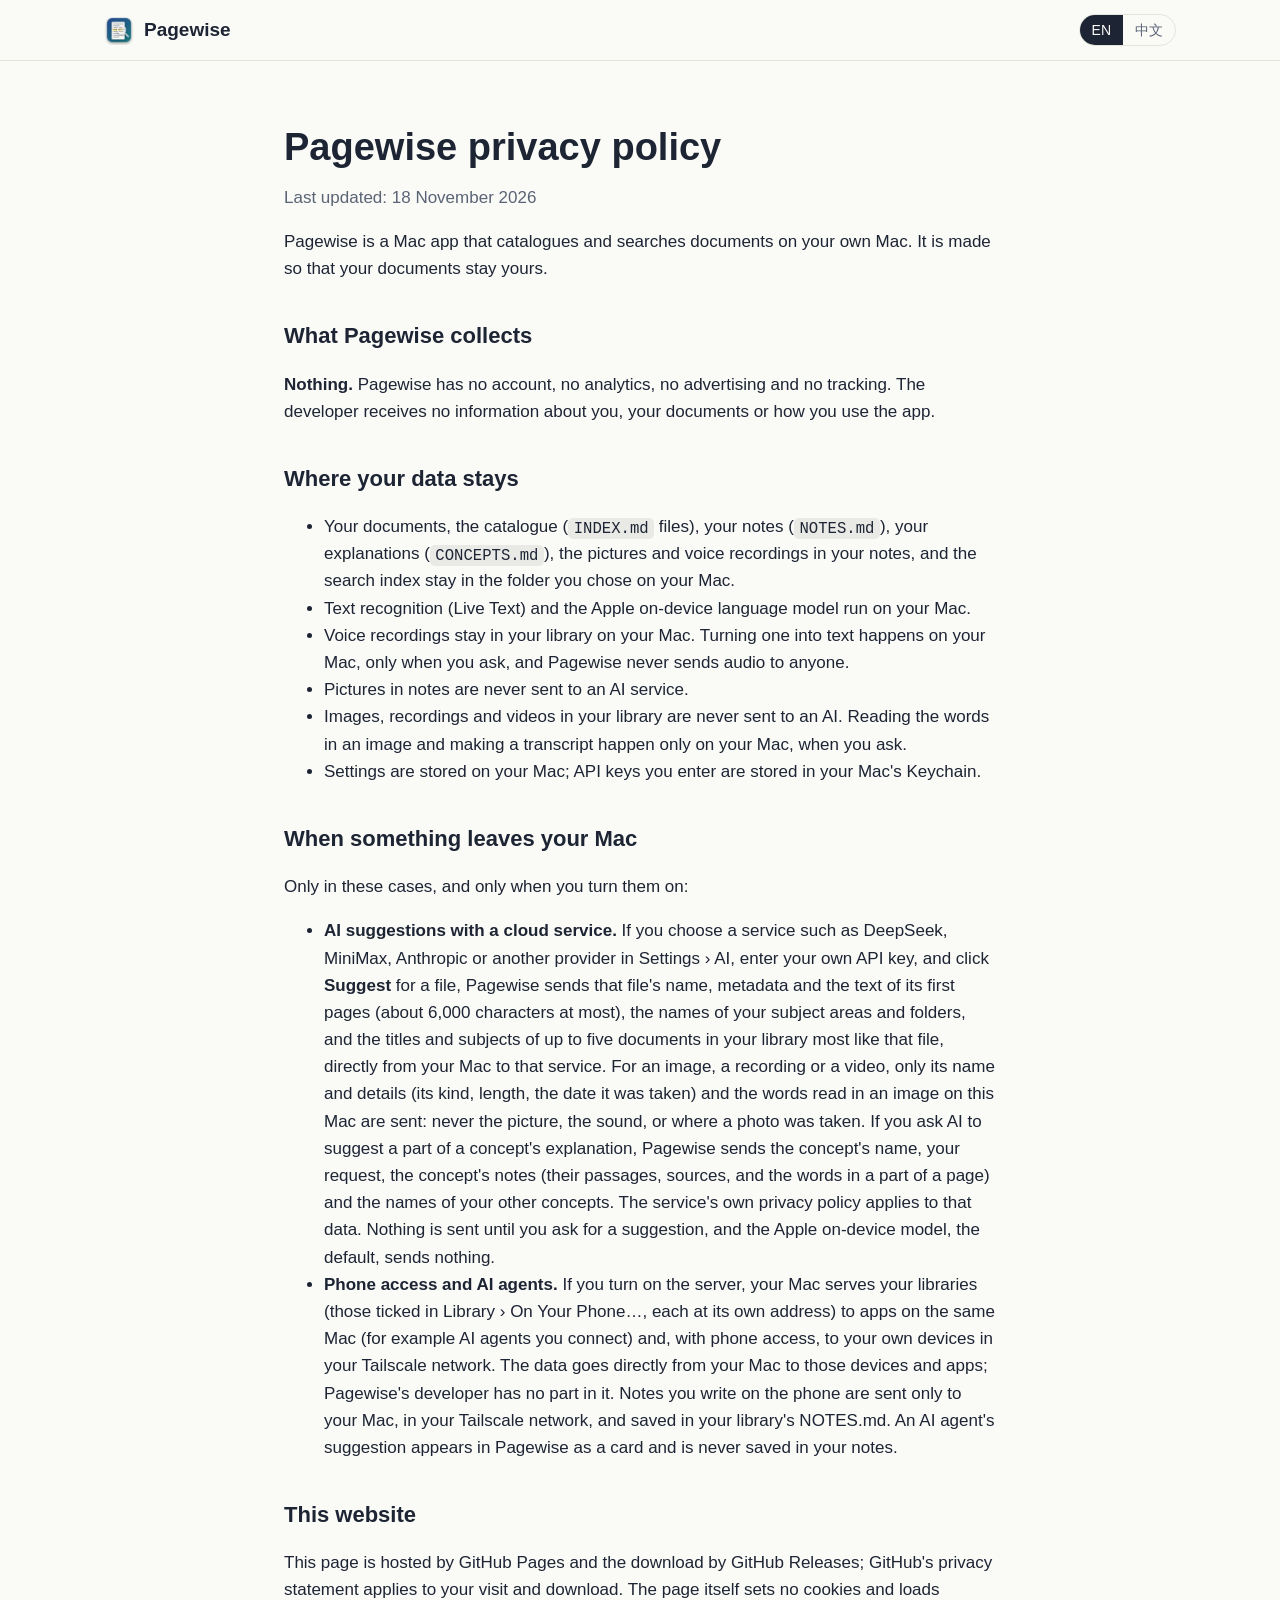
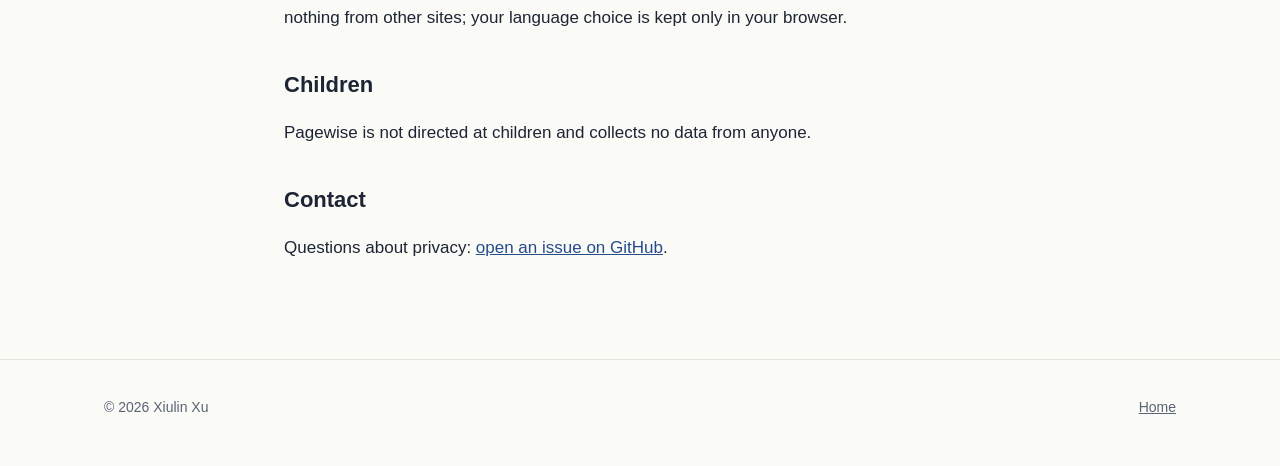
<file: privacy.html>
<!doctype html>
<html lang="en">
<head>
<meta charset="utf-8">
<meta name="viewport" content="width=device-width, initial-scale=1">
<title>Pagewise privacy policy</title>
<meta name="title-en" content="Pagewise privacy policy">
<meta name="title-zh" content="Pagewise 隐私政策">
<meta name="description" content="Pagewise collects nothing: no account, no analytics, no tracking. Your documents stay on your Mac.">
<link rel="icon" type="image/png" href="assets/icon-256.png">
<link rel="stylesheet" href="assets/site.css">
<script src="assets/site.js"></script>
</head>
<body>
<header class="top">
  <div class="wrap">
    <a class="brand" href="./"><img src="assets/icon-256.png" alt="">Pagewise</a>
    <span class="spacer"></span>
    <span class="lang" role="group" aria-label="Language">
      <button type="button" data-lang="en" aria-pressed="true">EN</button>
      <button type="button" data-lang="zh" aria-pressed="false">中文</button>
    </span>
  </div>
</header>

<main class="doc">
  <div class="en">
    <h1>Pagewise privacy policy</h1>
    <p class="updated">Last updated: 18 November 2026</p>
    <p>Pagewise is a Mac app that catalogues and searches documents on your own Mac. It is made so that your documents stay yours.</p>

    <h2>What Pagewise collects</h2>
    <p><b>Nothing.</b> Pagewise has no account, no analytics, no advertising and no tracking. The developer receives no information about you, your documents or how you use the app.</p>

    <h2>Where your data stays</h2>
    <ul>
      <li>Your documents, the catalogue (<code>INDEX.md</code> files), your notes (<code>NOTES.md</code>), your explanations (<code>CONCEPTS.md</code>), the pictures and voice recordings in your notes, and the search index stay in the folder you chose on your Mac.</li>
      <li>Text recognition (Live Text) and the Apple on-device language model run on your Mac.</li>
      <li>Voice recordings stay in your library on your Mac. Turning one into text happens on your Mac, only when you ask, and Pagewise never sends audio to anyone.</li>
      <li>Pictures in notes are never sent to an AI service.</li>
      <li>Images, recordings and videos in your library are never sent to an AI. Reading the words in an image and making a transcript happen only on your Mac, when you ask.</li>
      <li>Settings are stored on your Mac; API keys you enter are stored in your Mac's Keychain.</li>
    </ul>

    <h2>When something leaves your Mac</h2>
    <p>Only in these cases, and only when you turn them on:</p>
    <ul>
      <li><b>AI suggestions with a cloud service.</b> If you choose a service such as DeepSeek, MiniMax, Anthropic or another provider in Settings › AI, enter your own API key, and click <b>Suggest</b> for a file, Pagewise sends that file's name, metadata and the text of its first pages (about 6,000 characters at most), the names of your subject areas and folders, and the titles and subjects of up to five documents in your library most like that file, directly from your Mac to that service. For an image, a recording or a video, only its name and details (its kind, length, the date it was taken) and the words read in an image on this Mac are sent: never the picture, the sound, or where a photo was taken. If you ask AI to suggest a part of a concept's explanation, Pagewise sends the concept's name, your request, the concept's notes (their passages, sources, and the words in a part of a page) and the names of your other concepts. The service's own privacy policy applies to that data. Nothing is sent until you ask for a suggestion, and the Apple on-device model, the default, sends nothing.</li>
      <li><b>Phone access and AI agents.</b> If you turn on the server, your Mac serves your libraries (those ticked in Library › On Your Phone…, each at its own address) to apps on the same Mac (for example AI agents you connect) and, with phone access, to your own devices in your Tailscale network. The data goes directly from your Mac to those devices and apps; Pagewise's developer has no part in it. Notes you write on the phone are sent only to your Mac, in your Tailscale network, and saved in your library's NOTES.md. An AI agent's suggestion appears in Pagewise as a card and is never saved in your notes.</li>
    </ul>

    <h2>This website</h2>
    <p>This page is hosted by GitHub Pages and the download by GitHub Releases; GitHub's privacy statement applies to your visit and download. The page itself sets no cookies and loads nothing from other sites; your language choice is kept only in your browser.</p>

    <h2>Children</h2>
    <p>Pagewise is not directed at children and collects no data from anyone.</p>

    <h2>Contact</h2>
    <p>Questions about privacy: <a href="https://github.com/xxln/pagewise-app/issues">open an issue on GitHub</a>.</p>
  </div>

  <div class="zh">
    <h1>Pagewise 隐私政策</h1>
    <p class="updated">最后更新：2026 年 11 月 18 日</p>
    <p>Pagewise 是一款在你自己的 Mac 上为文档编目和搜索的应用。它的设计原则是：你的文档始终归你所有。</p>

    <h2>Pagewise 收集什么</h2>
    <p><b>什么都不收集。</b>Pagewise 没有账号，没有统计分析，没有广告，也不追踪。开发者不会收到任何关于你、你的文档或你如何使用这个应用的信息。</p>

    <h2>你的数据在哪里</h2>
    <ul>
      <li>你的文档、目录（<code>INDEX.md</code> 文件）、你的笔记（<code>NOTES.md</code>）、你的概念解释（<code>CONCEPTS.md</code>）、笔记中的图片和录音，以及搜索索引，都留在你在 Mac 上选择的文件夹里。</li>
      <li>文字识别（实况文本）和 Apple 本机语言模型都在你的 Mac 上运行。</li>
      <li>录音保存在你 Mac 上的资料库里。转写成文字只在你的 Mac 上、在你要求时进行，Pagewise 不会把声音发送给任何人。</li>
      <li>笔记中的图片从不发送给 AI 服务。</li>
      <li>资料库中的图片、录音和视频绝不会发送给 AI。识别图片中的文字和转写录音都只在你的 Mac 上、在你要求时进行。</li>
      <li>设置保存在你的 Mac 上；你输入的 API 密钥保存在 Mac 的钥匙串里。</li>
    </ul>

    <h2>什么时候会有数据离开你的 Mac</h2>
    <p>只有以下情况，而且只在你主动开启时：</p>
    <ul>
      <li><b>使用云端服务的 AI 建议。</b>如果你在“设置 › AI”中选择 DeepSeek、MiniMax、Anthropic 或其他服务，输入你自己的 API 密钥，并对某个文件点“Suggest”（建议），Pagewise 会把这个文件的文件名、元数据和前几页的文字（最多约 6,000 个字符），以及你的学科和文件夹名称、库中与它最相似的至多五本文档的标题和学科，从你的 Mac 直接发送给该服务。对于图片、录音或视频，只发送它的名称和基本信息（类型、时长、拍摄日期）以及在这台 Mac 上从图片中识别出的文字：绝不发送图片本身、声音或照片的拍摄地点。如果你请 AI 建议某个概念解释的一部分，Pagewise 会发送这个概念的名称、你的要求、这个概念的笔记（原文、出处，以及页面一部分图片中的文字）和其他概念的名称。这些数据适用该服务自己的隐私政策。在你请求建议之前不会发送任何内容；默认使用的 Apple 本机模型不发送任何内容。</li>
      <li><b>手机访问和 AI 助手。</b>如果你开启服务器，你的 Mac 会把资料库（在“Library › On Your Phone…”中勾选的那些，各有自己的地址）提供给同一台 Mac 上的应用（例如你连接的 AI 助手）；开启手机访问后，也会提供给你在 Tailscale 网络中的自己的设备。数据从你的 Mac 直接传到这些设备和应用，Pagewise 的开发者不参与其中。你在手机上写的笔记只会发送到你的 Mac（经由你的 Tailscale 网络），并保存在资料库的 NOTES.md 中。AI 助手的建议在 Pagewise 中显示为卡片，从不保存进你的笔记。</li>
    </ul>

    <h2>关于本网站</h2>
    <p>本页面由 GitHub Pages 托管，下载文件由 GitHub Releases 提供；你的访问和下载适用 GitHub 的隐私声明。页面本身不设置 Cookie，也不从其他网站加载内容；你选择的语言只保存在你的浏览器里。</p>

    <h2>儿童</h2>
    <p>Pagewise 不面向儿童，也不收集任何人的数据。</p>

    <h2>联系</h2>
    <p>有关隐私的问题：<a href="https://github.com/xxln/pagewise-app/issues">在 GitHub 上提交问题</a>。</p>
  </div>
</main>

<footer>
  <div class="wrap">
    <span>© 2026 Xiulin Xu</span>
    <span><a href="./"><span class="en">Home</span><span class="zh">首页</span></a></span>
  </div>
</footer>
</body>
</html>
</file>
<file: assets/site.css>
/* Pagewise site. Colours from the app's branding. */
:root {
  --blue: #264c8c;
  --teal: #1a7a80;
  --yellow: #ffcd28;
  --ink: #1d2433;
  --muted: #5a6475;
  --bg: #fafaf7;
  --card: #ffffff;
  --line: #e4e4dd;
  --shadow: 0 10px 30px rgba(20, 40, 80, 0.12);
  --radius: 14px;
}
@media (prefers-color-scheme: dark) {
  :root {
    --ink: #e8ecf3;
    --muted: #a3adbd;
    --bg: #11161f;
    --card: #19202c;
    --line: #2a3342;
    --shadow: 0 10px 30px rgba(0, 0, 0, 0.45);
  }
}
* { box-sizing: border-box; }
html { scroll-behavior: smooth; }
body {
  margin: 0;
  background: var(--bg);
  color: var(--ink);
  font: 17px/1.6 -apple-system, BlinkMacSystemFont, "SF Pro Text", "Helvetica Neue", "PingFang SC", "Hiragino Sans GB", "Microsoft YaHei", sans-serif;
  -webkit-font-smoothing: antialiased;
}
html[lang="zh-Hans"] body { line-height: 1.75; }
a { color: var(--blue); }
@media (prefers-color-scheme: dark) { a { color: #7fb2ff; } }
img, video { max-width: 100%; height: auto; display: block; }
code { font: 0.92em ui-monospace, "SF Mono", Menlo, monospace; background: rgba(127, 127, 127, 0.14); padding: 0.1em 0.35em; border-radius: 5px; }

/* one language at a time */
html[lang="en"] .zh, html[lang="zh-Hans"] .en { display: none !important; }

.wrap { max-width: 1120px; margin: 0 auto; padding: 0 24px; }

/* header */
header.top {
  position: sticky; top: 0; z-index: 10;
  background: color-mix(in srgb, var(--bg) 88%, transparent);
  backdrop-filter: saturate(160%) blur(12px);
  -webkit-backdrop-filter: saturate(160%) blur(12px);
  border-bottom: 1px solid var(--line);
}
header.top .wrap { display: flex; align-items: center; gap: 20px; height: 60px; }
.brand { display: flex; align-items: center; gap: 10px; font-weight: 700; font-size: 19px; color: var(--ink); text-decoration: none; }
.brand img { width: 30px; height: 30px; border-radius: 7px; }
nav.links { display: flex; gap: 18px; margin-left: 8px; }
nav.links a { color: var(--muted); text-decoration: none; font-size: 15px; }
nav.links a:hover { color: var(--ink); }
.spacer { flex: 1; }
.lang { display: inline-flex; border: 1px solid var(--line); border-radius: 999px; overflow: hidden; }
.lang button { border: 0; background: transparent; color: var(--muted); font: inherit; font-size: 14px; padding: 4px 12px; cursor: pointer; white-space: nowrap; }
.lang button[aria-pressed="true"] { background: var(--ink); color: var(--bg); }

.btn {
  display: inline-flex; align-items: center; gap: 8px;
  padding: 10px 18px; border-radius: 10px; border: 0;
  background: var(--yellow); color: #1d2433 !important;
  font-weight: 650; text-decoration: none; white-space: nowrap;
  box-shadow: 0 2px 0 rgba(0, 0, 0, 0.12);
}
.btn:hover { filter: brightness(1.04); }
.btn.big { padding: 15px 26px; font-size: 18px; border-radius: 12px; }
.btn svg { width: 18px; height: 18px; }
header .btn { padding: 7px 14px; font-size: 15px; }

/* hero */
.hero {
  background: linear-gradient(135deg, var(--blue) 0%, #23638a 55%, var(--teal) 100%);
  color: #fff; padding: 72px 0 0; overflow: hidden;
}
.hero .wrap { text-align: center; }
.pill { display: inline-block; font-size: 14px; font-weight: 600; letter-spacing: 0.02em; padding: 4px 12px; border-radius: 999px; background: rgba(255, 255, 255, 0.16); border: 1px solid rgba(255, 255, 255, 0.28); }
.hero h1 { font-size: clamp(34px, 5.6vw, 60px); line-height: 1.12; margin: 18px auto 14px; max-width: 900px; letter-spacing: -0.01em; }
.hero p.tagline { font-size: clamp(19px, 2.5vw, 26px); font-weight: 600; max-width: 800px; margin: -4px auto 18px; opacity: 0.97; }
.hero p.lead { font-size: clamp(17px, 2.1vw, 21px); max-width: 760px; margin: 0 auto 30px; opacity: 0.94; }
.hero p.lead.top { margin-bottom: 14px; }
.meta { font-size: 14px; opacity: 0.85; margin: 14px 0 6px; }
.notice { max-width: 760px; margin: 18px auto 0; padding: 12px 16px; border-radius: 12px; background: rgba(255, 255, 255, 0.12); border: 1px solid rgba(255, 255, 255, 0.25); font-size: 15px; line-height: 1.55; }
.notice a { color: #fff; }
.caption { font-size: 14px; opacity: 0.85; margin: 12px 0 0; padding-bottom: 28px; }
.video { position: relative; margin: 40px auto 0; max-width: 1000px; border-radius: 14px; overflow: hidden; box-shadow: 0 10px 40px rgba(0, 0, 0, 0.3); background: #000; }
.video .play { position: absolute; inset: 0; margin: auto; width: 88px; height: 88px; border-radius: 50%; border: 0; cursor: pointer;
  background: rgba(255, 205, 40, 0.95); color: #1d2433; display: grid; place-items: center; box-shadow: 0 6px 24px rgba(0, 0, 0, 0.35); }
.video .play svg { width: 40px; height: 40px; margin-left: 6px; }
.video .play:hover { transform: scale(1.05); }
.video.playing .play { display: none; }
.video video { width: 100%; height: auto; }

/* sections */
section { padding: 84px 0; }
section h2 { font-size: clamp(28px, 3.6vw, 40px); line-height: 1.2; margin: 0 0 12px; }
.bar { width: 56px; height: 5px; background: var(--yellow); border-radius: 3px; margin-bottom: 18px; }
.sub { color: var(--muted); max-width: 720px; margin: 0 0 40px; }

.feature { display: grid; grid-template-columns: minmax(0, 1fr) minmax(0, 1.35fr); gap: 48px; align-items: center; margin: 0 0 76px; }
.feature > * { min-width: 0; }
.feature[id] { scroll-margin-top: 84px; }
.feature:last-child { margin-bottom: 0; }
.features .feature:nth-child(even) { grid-template-columns: minmax(0, 1.35fr) minmax(0, 1fr); }
.features .feature:nth-child(even) .text { order: 2; }
.feature h3 { font-size: 26px; margin: 0 0 10px; line-height: 1.25; }
.feature p { margin: 0; color: var(--muted); }
.feature ul.kinds { margin: 10px 0 12px; padding-left: 20px; color: var(--muted); }
.feature ul.kinds li { margin: 4px 0; }
.shot { border-radius: 12px; box-shadow: var(--shadow); background: var(--card); }
.shot.dark { background: transparent; }

.cards { display: grid; grid-template-columns: repeat(3, minmax(0, 1fr)); gap: 20px; }
.card { background: var(--card); border: 1px solid var(--line); border-radius: var(--radius); padding: 22px 24px; }
.card h3 { margin: 0 0 6px; font-size: 19px; }
.card p { margin: 0; color: var(--muted); font-size: 16px; }

.alt { background: var(--card); border-top: 1px solid var(--line); border-bottom: 1px solid var(--line); }

ol.steps { counter-reset: s; list-style: none; padding: 0; margin: 0; display: grid; gap: 16px; max-width: 820px; }
ol.steps > li { counter-increment: s; position: relative; padding: 18px 20px 18px 66px; background: var(--bg); border: 1px solid var(--line); border-radius: var(--radius); }
ol.steps > li::before { content: counter(s); position: absolute; left: 20px; top: 16px; width: 30px; height: 30px; border-radius: 50%; background: var(--blue); color: #fff; font-weight: 700; display: grid; place-items: center; font-size: 15px; }
ol.steps ul { margin: 8px 0 0; padding-left: 20px; }
ol.steps li li { margin: 6px 0; }
.note { font-size: 15px; color: var(--muted); }
.hash { font: 13px/1.5 ui-monospace, "SF Mono", Menlo, monospace; word-break: break-all; color: var(--muted); }

.cta { text-align: center; }
.cta .btn { margin-top: 10px; }

footer { padding: 36px 0 48px; color: var(--muted); font-size: 14px; border-top: 1px solid var(--line); }
footer .wrap { display: flex; flex-wrap: wrap; gap: 10px 24px; justify-content: space-between; }
footer a { color: var(--muted); }

/* privacy page */
.doc { max-width: 760px; padding: 56px 24px 80px; margin: 0 auto; }
.doc h1 { font-size: 38px; margin: 0 0 6px; }
.doc h2 { font-size: 22px; margin: 36px 0 8px; }
.doc .updated { color: var(--muted); margin-top: 0; }

.open-grid { display: grid; grid-template-columns: minmax(0, 300px) minmax(0, 1fr); gap: 44px; align-items: start; }
.dialog { margin: 0; text-align: center; }
.dialog img { border-radius: 18px; box-shadow: var(--shadow); margin: 0 auto; }
.dialog figcaption { color: var(--muted); font-size: 14px; margin-top: 10px; }
.fallback { margin-top: 22px; padding: 18px 20px; border: 1px dashed var(--line); border-radius: var(--radius); }
.fallback h3 { margin: 0 0 6px; font-size: 18px; }
.fallback p { margin: 0 0 12px; color: var(--muted); }
.cmd { display: flex; gap: 10px; align-items: center; background: #1d2433; color: #e8ecf3; border-radius: 10px; padding: 10px 10px 10px 14px; }
.cmd code { background: none; color: inherit; padding: 0; flex: 1; min-width: 0; overflow-x: auto; white-space: nowrap; }
.cmd .copy { border: 0; border-radius: 8px; padding: 6px 12px; background: var(--yellow); color: #1d2433; font: inherit; font-size: 14px; font-weight: 600; cursor: pointer; }
/* A command in a narrow card: the command wraps at its spaces and the Copy button sits under it. */
.card .cmd { flex-wrap: wrap; margin-top: 10px; }
.card .cmd code { white-space: normal; overflow-wrap: anywhere; flex-basis: 100%; font-size: 14px; }
.card .cmd .copy { margin-left: auto; }
.card .hash + p { margin-top: 12px; }

@media (max-width: 860px) {
  .open-grid { grid-template-columns: minmax(0, 1fr); gap: 24px; }
  .dialog img { max-width: 280px; }
  nav.links { display: none; }
  .feature, .features .feature:nth-child(even) { grid-template-columns: minmax(0, 1fr); gap: 22px; margin-bottom: 56px; }
  .features .feature:nth-child(even) .text { order: 0; }
  .cards { grid-template-columns: minmax(0, 1fr); }
  section { padding: 60px 0; }
  .hero { padding-top: 48px; }
}
@media (max-width: 520px) {
  .wrap { padding: 0 16px; }
  header .btn .label { display: none; }
  .lang button { padding: 4px 9px; }
  header.top .wrap { gap: 12px; }
  ol.steps > li { padding-left: 58px; }
  /* On phones every command wraps at its spaces, with the Copy button under it. */
  .cmd { flex-wrap: wrap; }
  .cmd code { white-space: normal; overflow-wrap: anywhere; flex-basis: 100%; font-size: 14px; }
  .cmd .copy { margin-left: auto; }
}
@media (prefers-reduced-motion: reduce) { html { scroll-behavior: auto; } }

/* The "New" label on a feature, the hero's link to it, and a command inside a feature. */
.new { display: inline-block; margin-left: 10px; padding: 2px 9px; border-radius: 999px; background: var(--yellow); color: #1d2433; font-size: 13px; font-weight: 700; letter-spacing: 0.02em; vertical-align: 4px; }
a.pill.link { margin-left: 8px; color: inherit; text-decoration: none; }
a.pill.link:hover { background: rgba(255, 255, 255, 0.26); }
.feature .cmd { margin: 14px 0; flex-wrap: wrap; }
.feature .cmd code { white-space: normal; overflow-wrap: anywhere; flex-basis: 100%; font-size: 14px; }
.feature .cmd .copy { margin-left: auto; }
</file>
